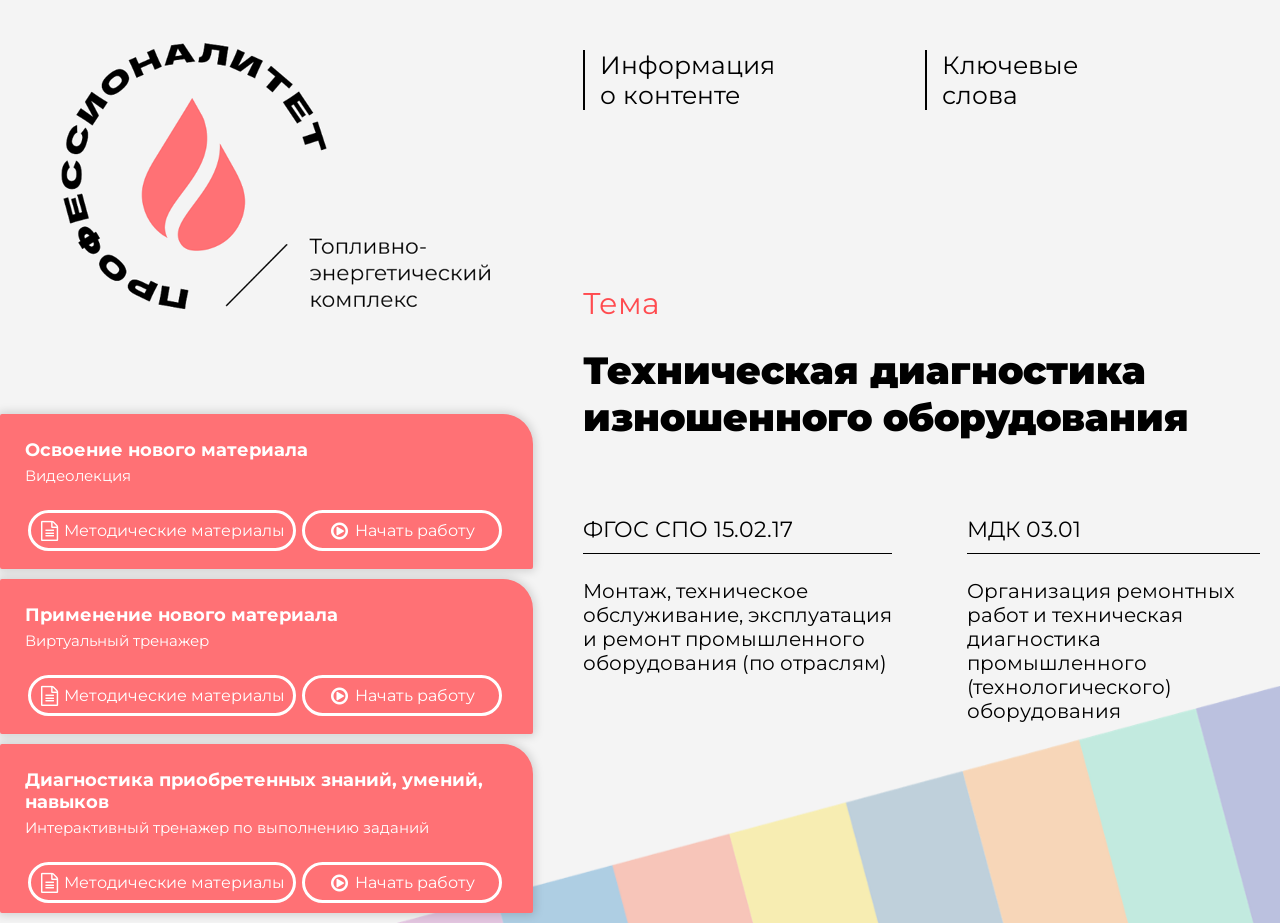
<file: index.html>
<!DOCTYPE html>
<html lang="en">
<head>
    <meta charset="UTF-8">
    <meta name="viewport" content="width=device-width, initial-scale=1.0">
    <script src="./data/data_main_p.js"></script>
    <script src="./scripts/main_page.js" defer></script>
    <title id="title_text_place"> </title>
    <link rel="stylesheet" href="https://cdnjs.cloudflare.com/ajax/libs/font-awesome/4.7.0/css/font-awesome.css" integrity="sha512-5A8nwdMOWrSz20fDsjczgUidUBR8liPYU+WymTZP1lmY9G6Oc7HlZv156XqnsgNUzTyMefFTcsFH/tnJE/+xBg==" crossorigin="anonymous" referrerpolicy="no-referrer" />
    <link rel="stylesheet" href="./styles/style.css">
    <link rel="stylesheet" href="./styles/popup.css">
    <link type="Image/x-icon" href="./content/favicon.ico" rel="icon">
</head>
<body class="main_viewport" id="#style-10">
    <div class="main_container">
        <img src="content/main_logo.png" alt="main_logo" class="main_logo1">
        <div class="left_side">
            <div class="main_logo">
                <img src="content/main_logo.png" alt="main_logo" class="main_logo2">
            </div>
            <div class="buttons_content">
                <div class="lern_new_material">
                    <div class="upper_side">
                        <p class="first_word">Освоение нового материала</p>
                        <p id="card_eom_1" class="second_word">Динамическая инфографика</p>
                        <div class="bottom_side">
                            <div class="btn_metod_mat">
                                <a href="#popup3" class="link_metod_mat"><i class="fa fa-file-text-o" aria-hidden="true"></i>
                                    Методические материалы
                                </a>
                            </div>
                            <div class="btn_metod_mat">
                                <a href="./pages/eom_1_unit/index.html" class="link_metod_mat"><i class="fa fa-play-circle-o" aria-hidden="true"></i>
                                    Начать работу
                                </a>
                            </div>
                        </div>
                    </div>
                </div>
                <div class="practic_new_material">
                    <div class="upper_side">
                        <p class="first_word">Применение нового материала</p>
                        <p class="second_word">Виртуальный тренажер</p>
                        <div class="bottom_side">
                            <div class="btn_metod_mat">
                                <a href="#popup4" class="link_metod_mat"><i class="fa fa-file-text-o" aria-hidden="true"></i>
                                    Методические материалы
                                </a>
                            </div>
                            <div class="btn_metod_mat">
                                <a href="./pages/eom_2_unit/index.html" class="link_metod_mat"><i class="fa fa-play-circle-o" aria-hidden="true"></i>
                                    Начать работу
                                </a>
                            </div>
                        </div>
                    </div>
                </div>
                <div class="test_new_material">
                    <div class="upper_side">
                        <p class="first_word">Диагностика приобретенных знаний, умений, навыков</p>
                        <p id="card_eom_3" class="second_word">Интерактивная мини-игра</p>
                        <div class="bottom_side">
                            <div class="btn_metod_mat">
                                <a href="#popup5" class="link_metod_mat"><i class="fa fa-file-text-o" aria-hidden="true"></i>
                                    Методические материалы
                                </a>
                            </div>
                            <div class="btn_metod_mat">
                                <a id="eom_3_ref" href="./pages/eom_3_unit/index.html" class="link_metod_mat"><i class="fa fa-play-circle-o" aria-hidden="true"></i>
                                    Начать работу
                                </a>
                            </div>
                        </div>
                    </div>
                </div>
            </div>
        </div>
        <div class="right_side">
            <div id="upper_right2" class="upper_right">
                <div class="content_info">
                    <a href="#popup1" class="link_content_info">Информация <br>о контенте</br></a>
                </div>
                <div class="key_word">
                    <a href="#popup2" class="link_key_word">Ключевые <br>слова</br></a>
                </div>
            </div>
            <div class="center_right">
                <p class="theme">Тема</p>
                <p class="main_content_name"> 

                </p>
            </div>
            <div class="bottom_right">
                <div class="fgos_and_mdk">
                    <div>
                        <h5 class="fgos">ФГОС СПО <span id="fgos_number"> </span></h5>
                        <p class="fgos_text" id="fgos_text_place">
                            
                        </p>
                    </div>
                    <div>
                        <h5 class="mdk">МДК <span id="mdk_number"> </span></h5>
                        <p class="mdk_text" id="mdk_text_place">
                            
                        </p>
                    </div>
                </div>
            </div>
        </div>
    </div>
    <div id="popup1" class="popup">
        <div class="popup_body">
            <div class="popup_content">
                <div class="popup_header">
                    <h3>Информация о контенте</h3>
                    <a href="#" class="close_popup"><i class="fa fa-times-circle fa-2xl" aria-hidden="true"></i></a>
                </div>
                <div class="popup_text" id="popup_text_1">
                    <h3 class="popup_content_header">ФГОС СПО</h3>
                    <p class="popup_tex_content"></p>
                    <h3 class="popup_content_header">ПОП Профессионалитета</h3>
                    <p class="popup_tex_content"></p>
                    <h3 class="popup_content_header">Профессиональный модуль</h3>
                    <p class="popup_tex_content"></p>
                    <h3 class="popup_content_header">МДК</h3>
                    <p class="popup_tex_content"></p>
                    <h3 class="popup_content_header">Раздел</h3>
                    <p class="popup_tex_content"></p>
                    <h3 class="popup_content_header">Тема</h3>
                    <p class="popup_tex_content"></p>
                </div>
            </div>
        </div>
    </div>
    <div id="popup2" class="popup">
        <div class="popup_body">
            <div class="popup_content">
                <div class="popup_header">
                    <h3>Ключевые слова</h3>
                    <a href="#" class="close_popup"><i class="fa fa-times-circle fa-2xl" aria-hidden="true"></i></a>
                </div>
                <div class="popup_text" id="popup_text_2">

                </div>
            </div>
        </div>
    </div>
    <div id="popup3" class="popup">
        <div class="popup_body">
            <div class="popup_content">
                <div class="popup_header">
                    <h3>  </h3>
                    <a href="#" class="close_popup"><i class="fa fa-times-circle fa-2xl" aria-hidden="true"></i></a>
                </div>
                <div class="popup_text methods" id="popup_text_3">
                </div>
            </div>
        </div>
    </div>
    <div id="popup4" class="popup">
        <div class="popup_body">
            <div class="popup_content">
                <div class="popup_header">
                    <h3> </h3>
                    <a href="#" class="close_popup"><i class="fa fa-times-circle fa-2xl" aria-hidden="true"></i></a>
                </div>
                <div class="popup_text methods" id="popup_text_4">

                </div>
            </div>
        </div>
    </div>
    <div id="popup5" class="popup">
        <div class="popup_body">
            <div class="popup_content">
                <div class="popup_header">
                    <h3>  </h3>
                    <a href="#" class="close_popup"><i class="fa fa-times-circle fa-2xl" aria-hidden="true"></i></a>
                </div>
                <div class="popup_text methods" id="popup_text_5">

                </div>
            </div>
        </div>
    </div>
</body>
</html>
</file>
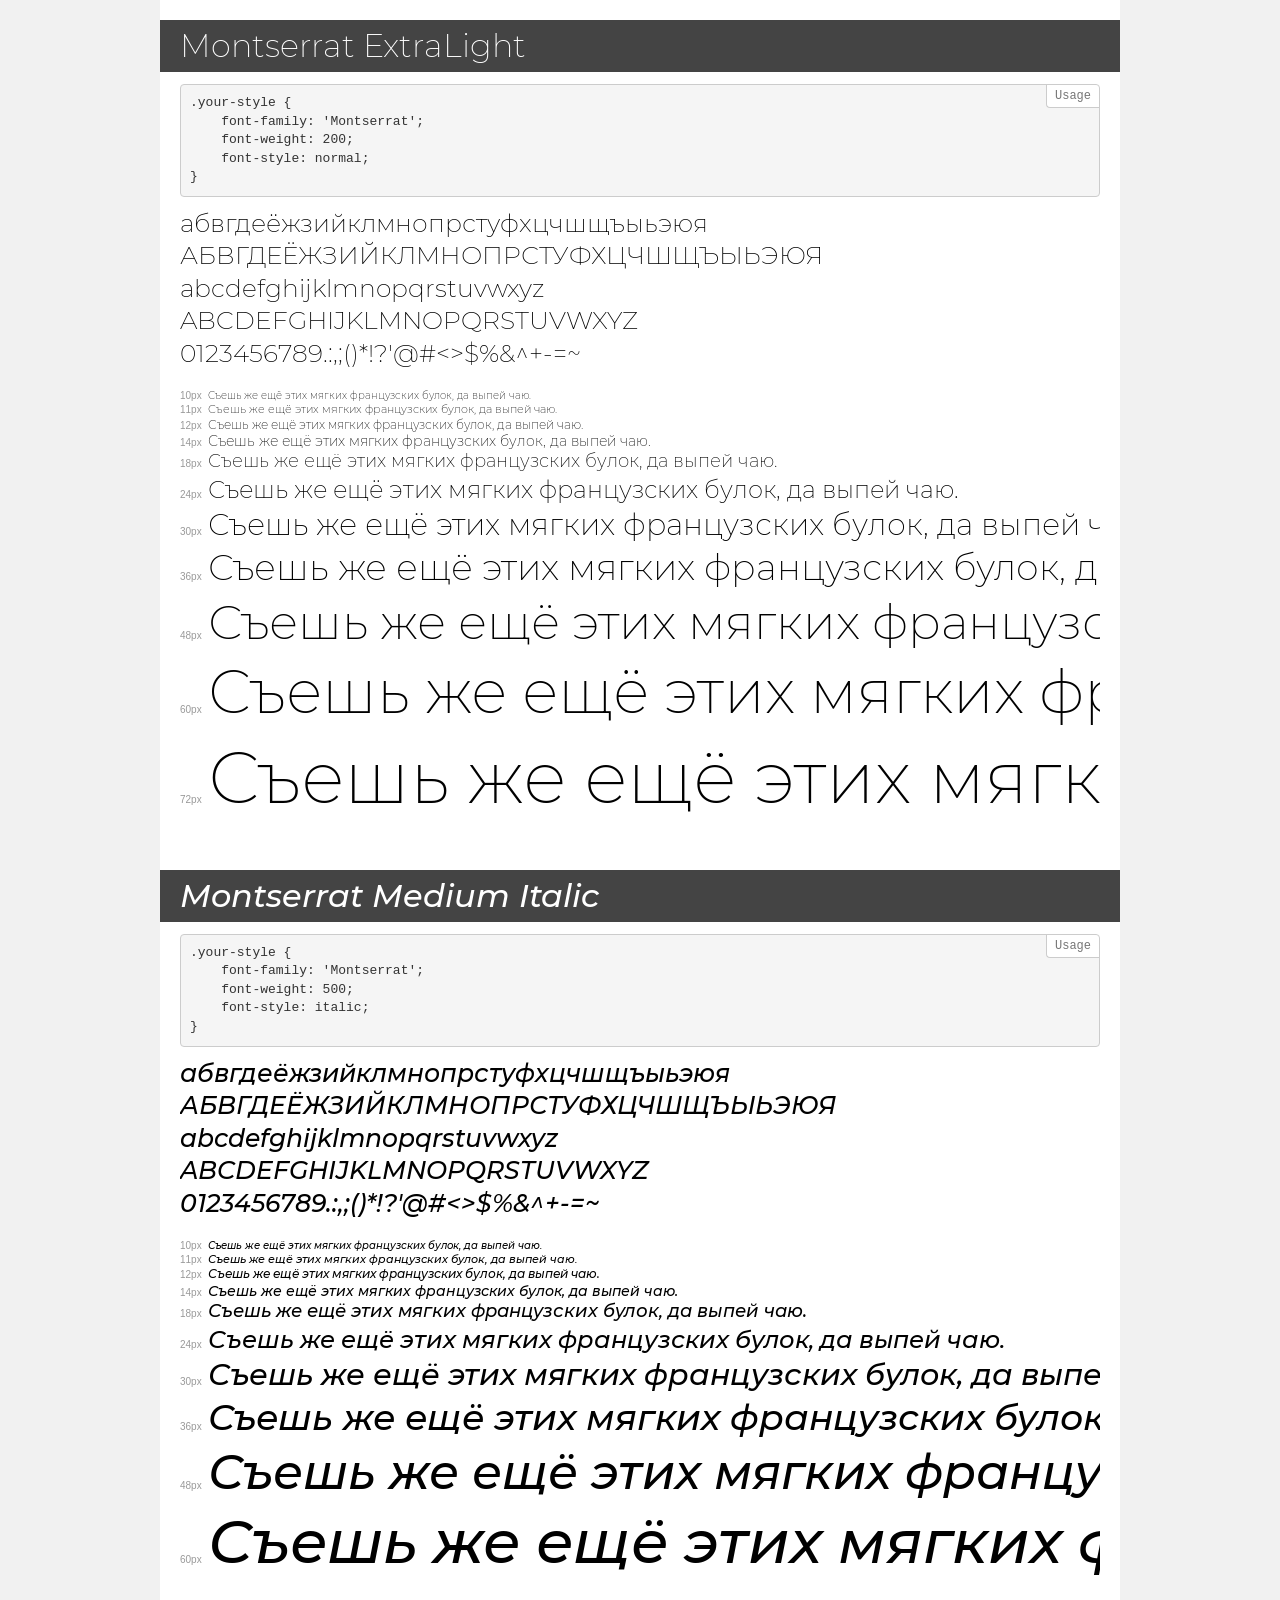
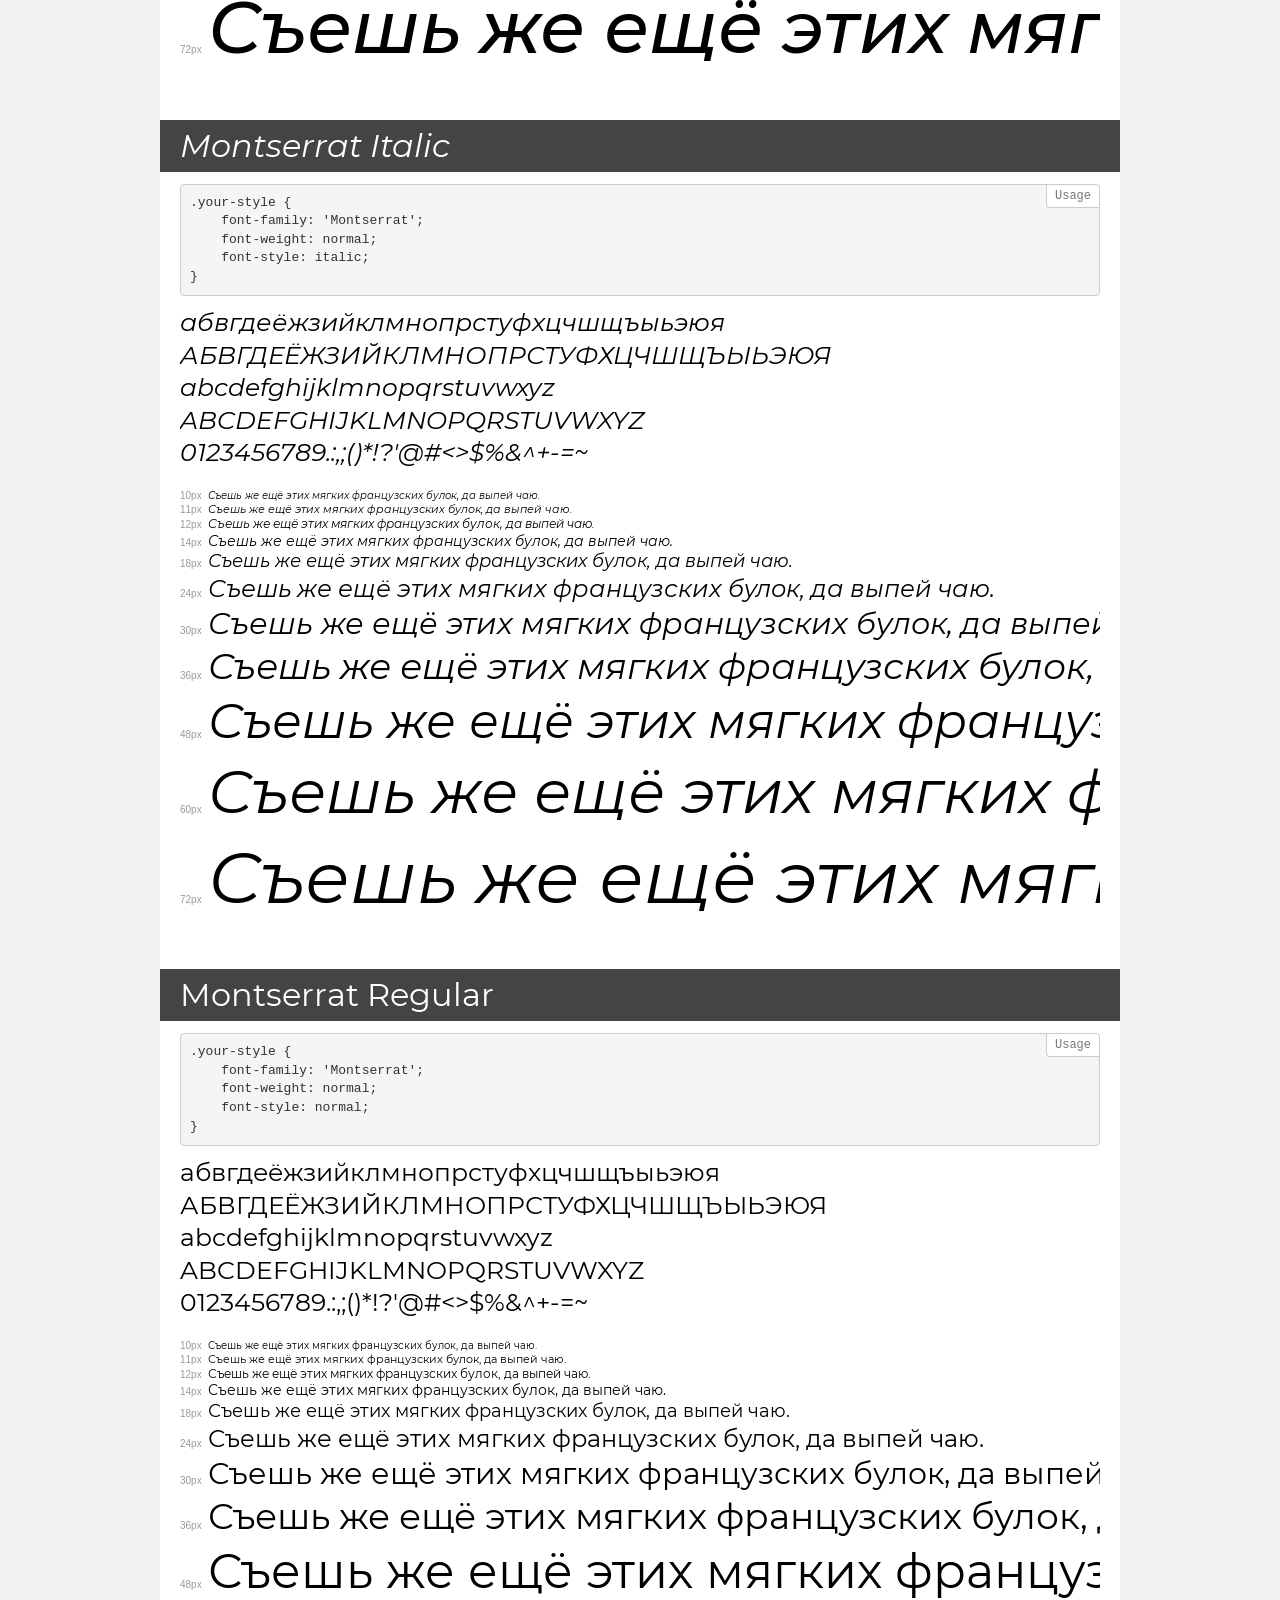
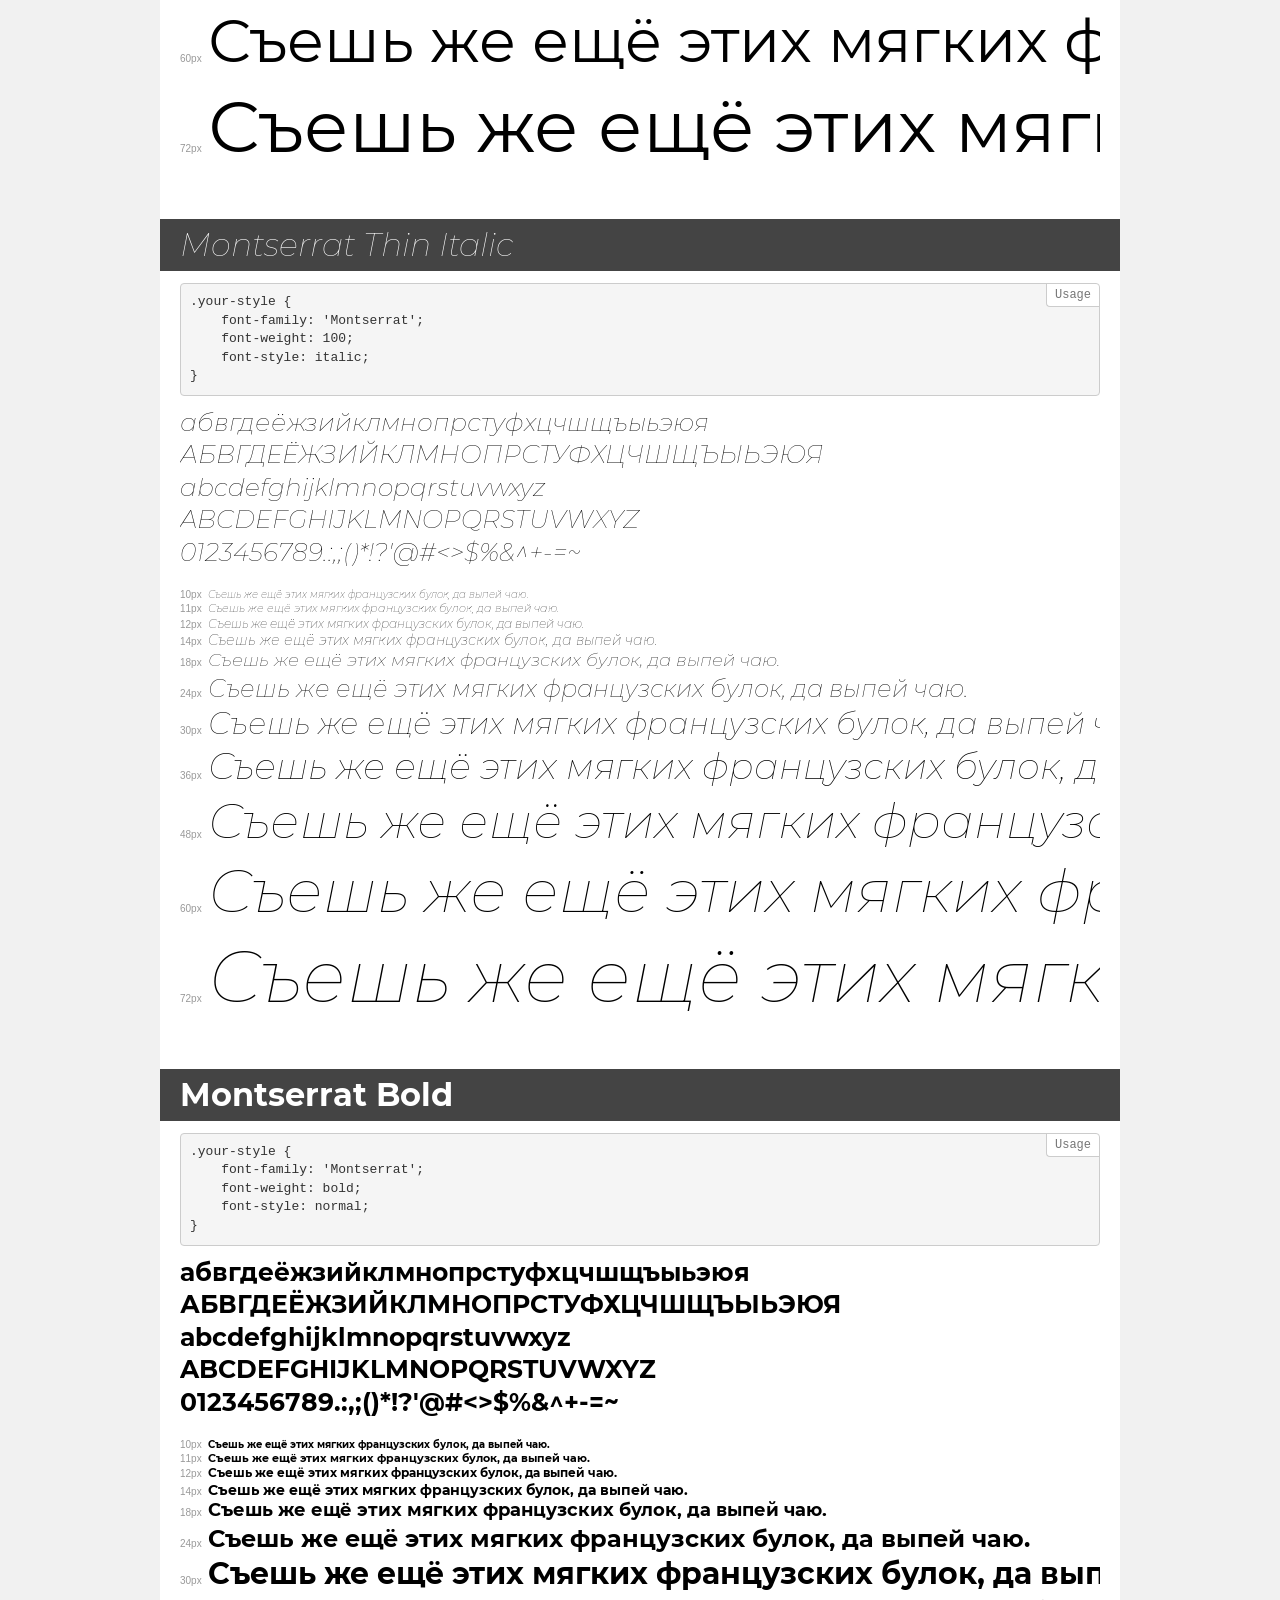
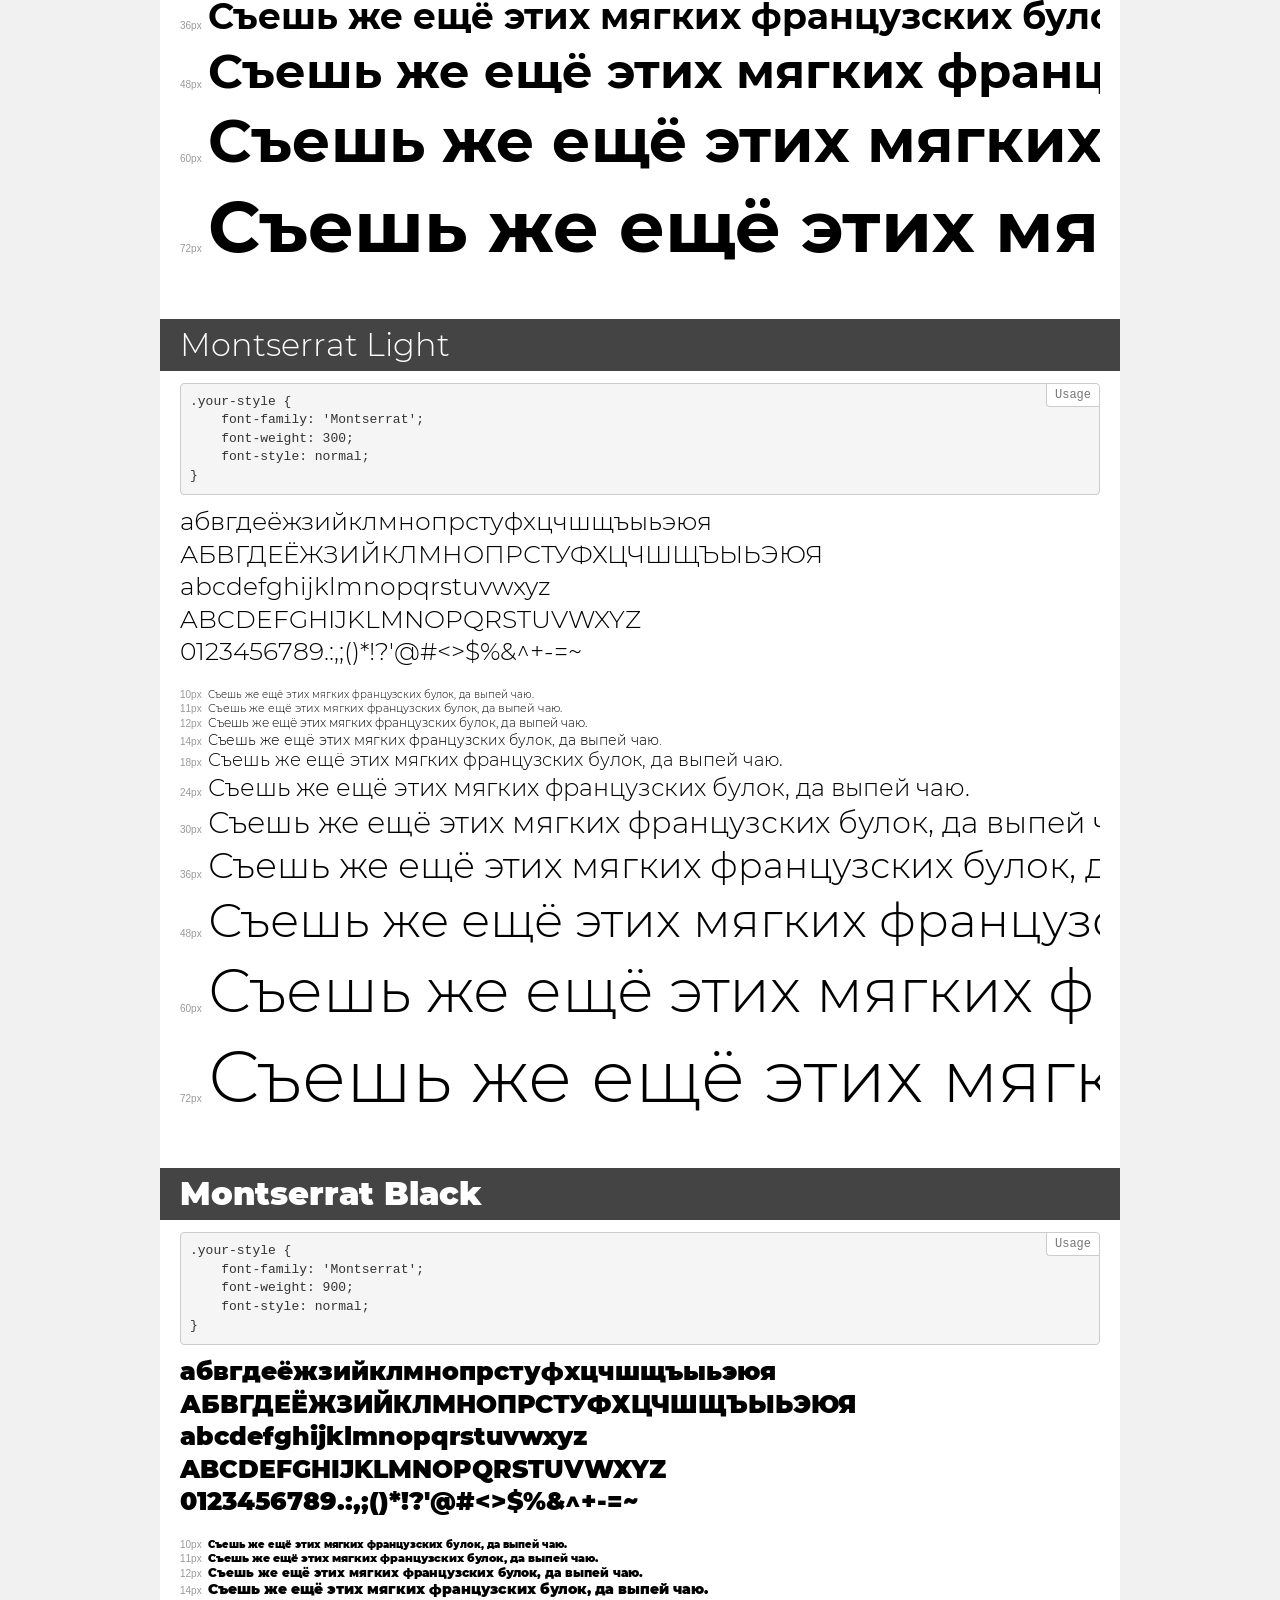
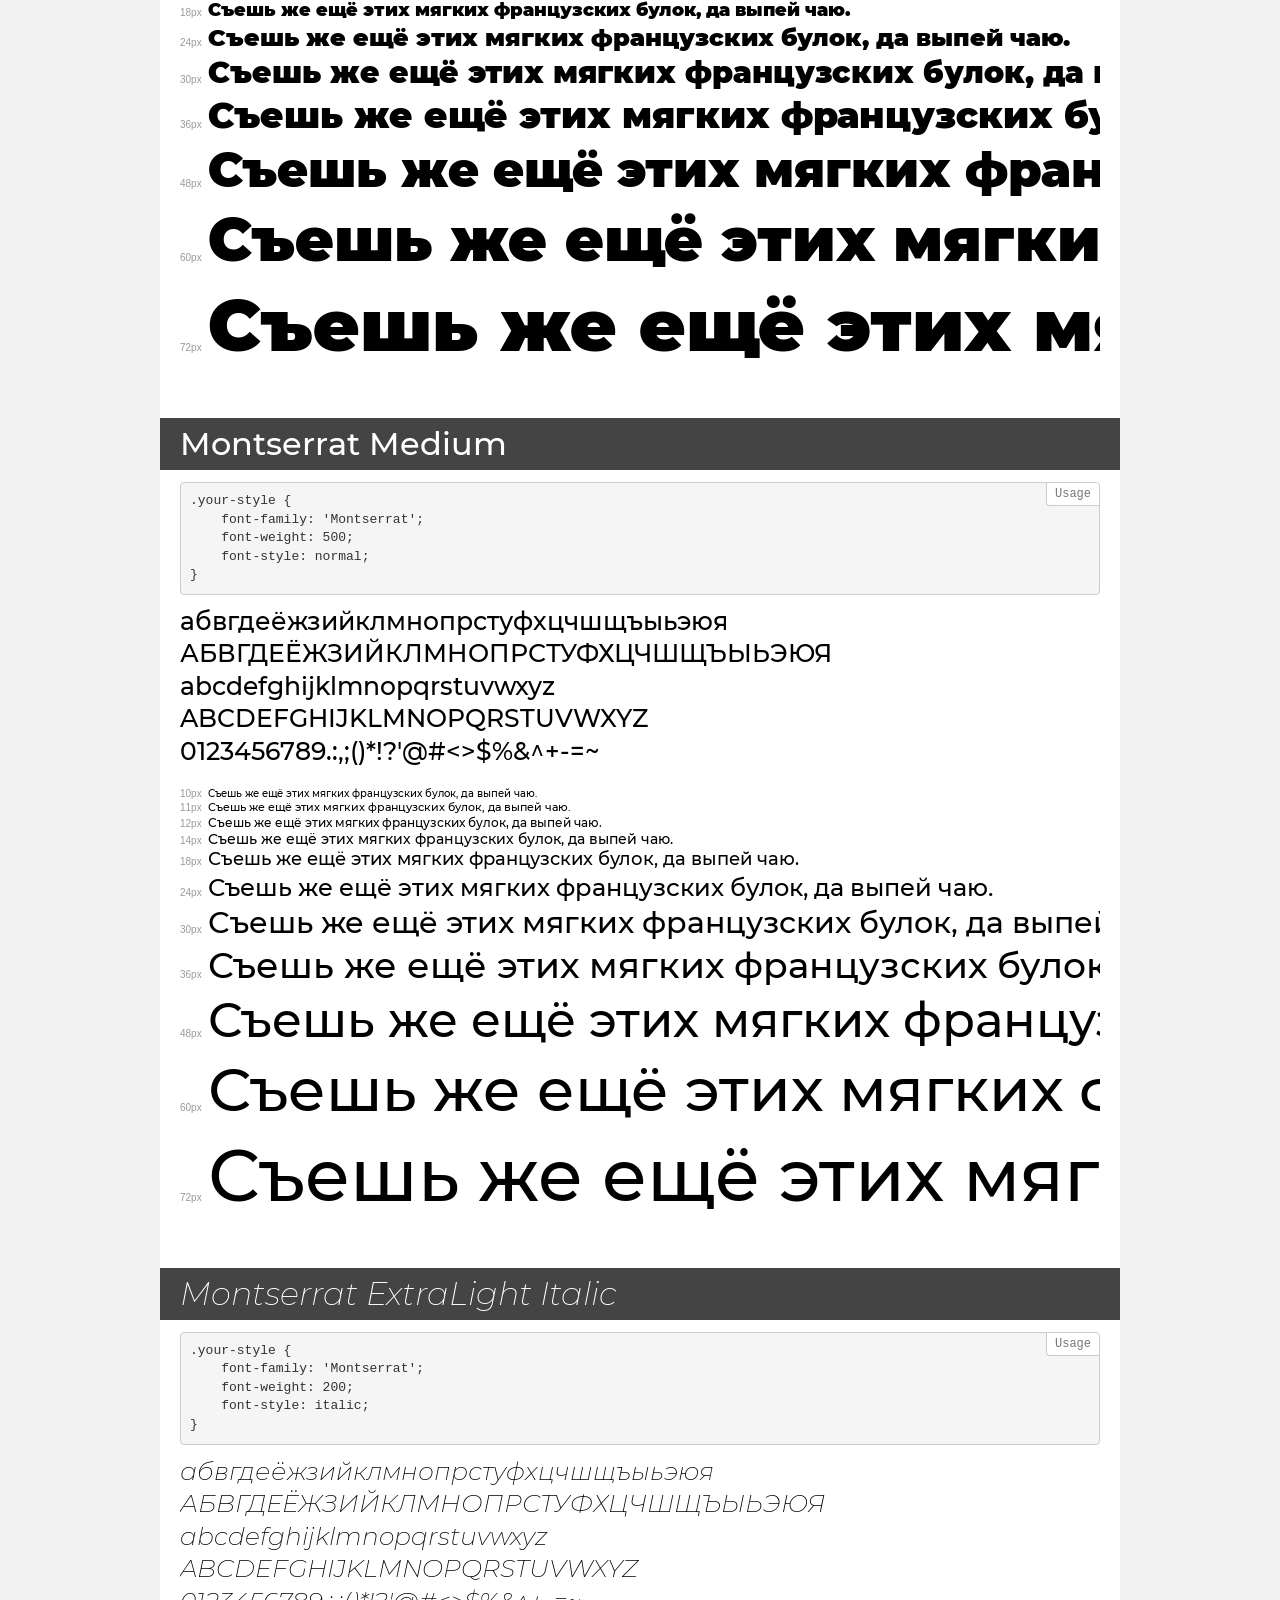
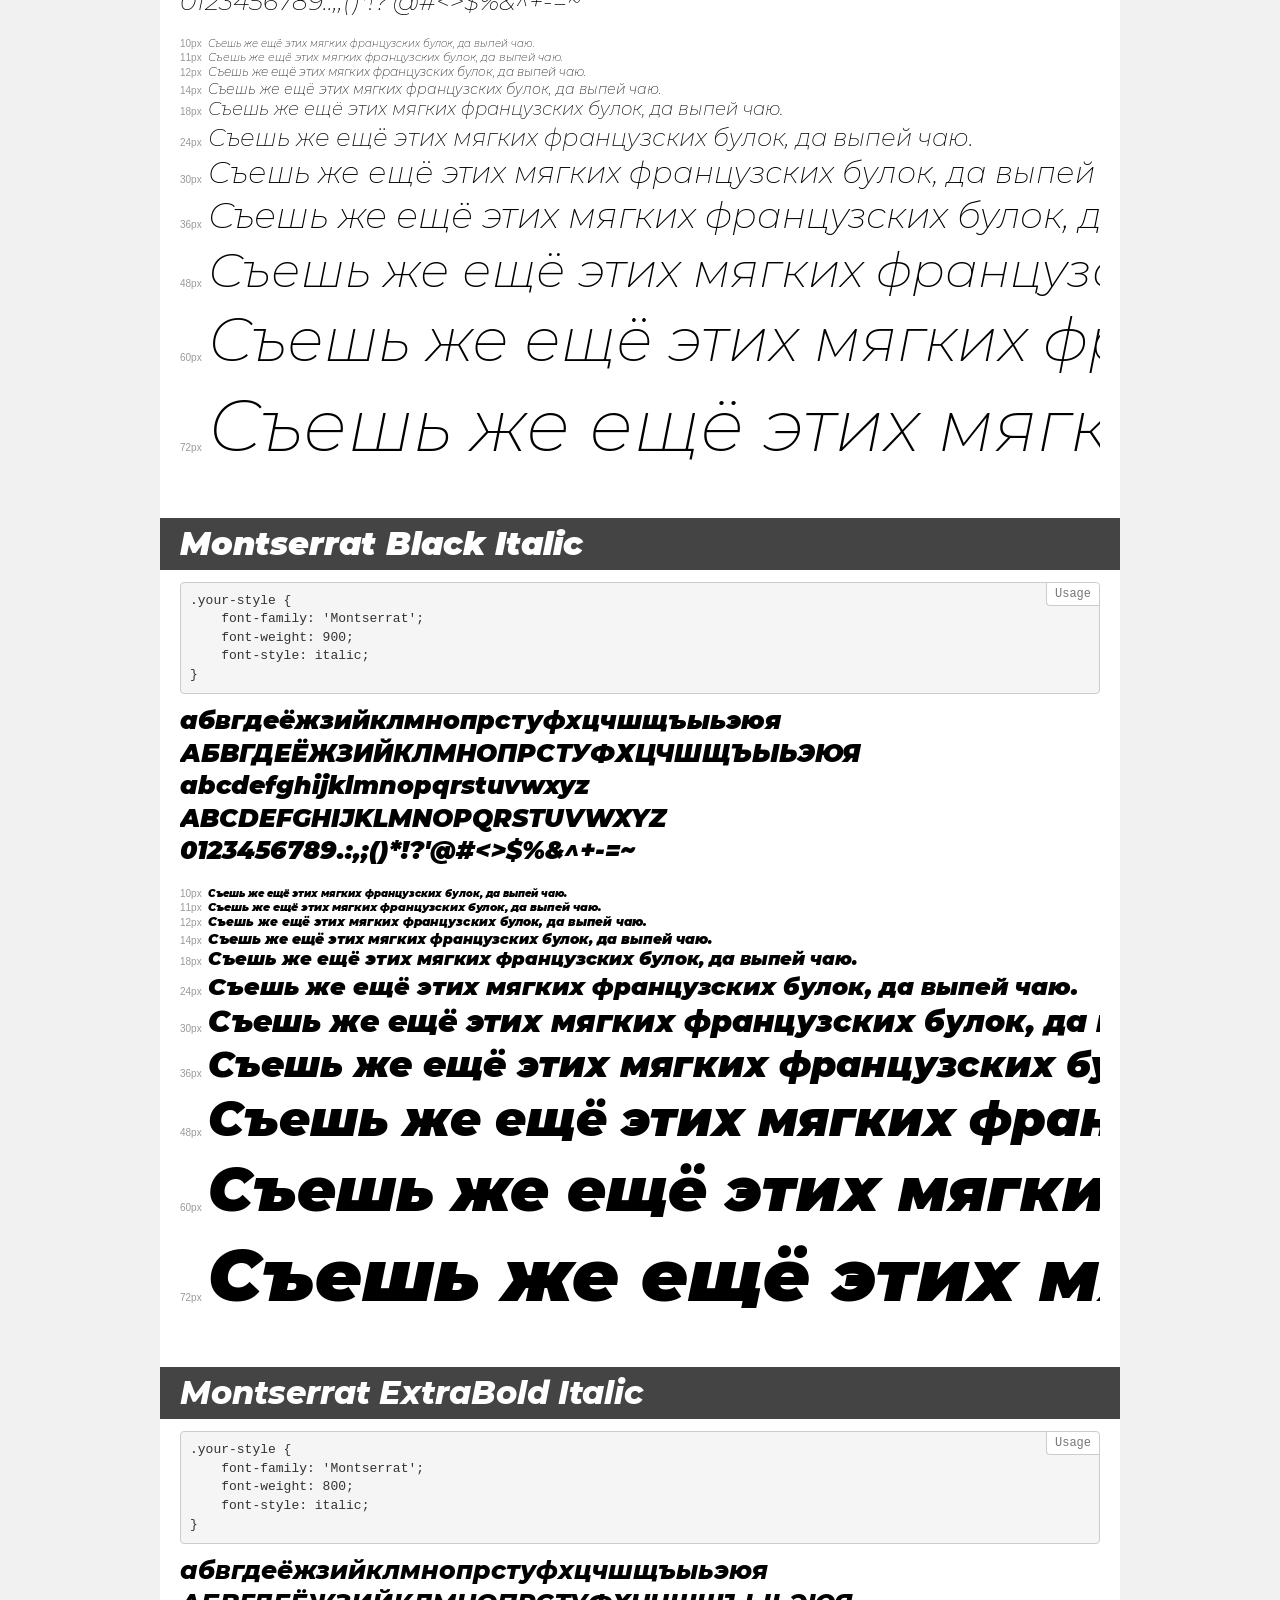
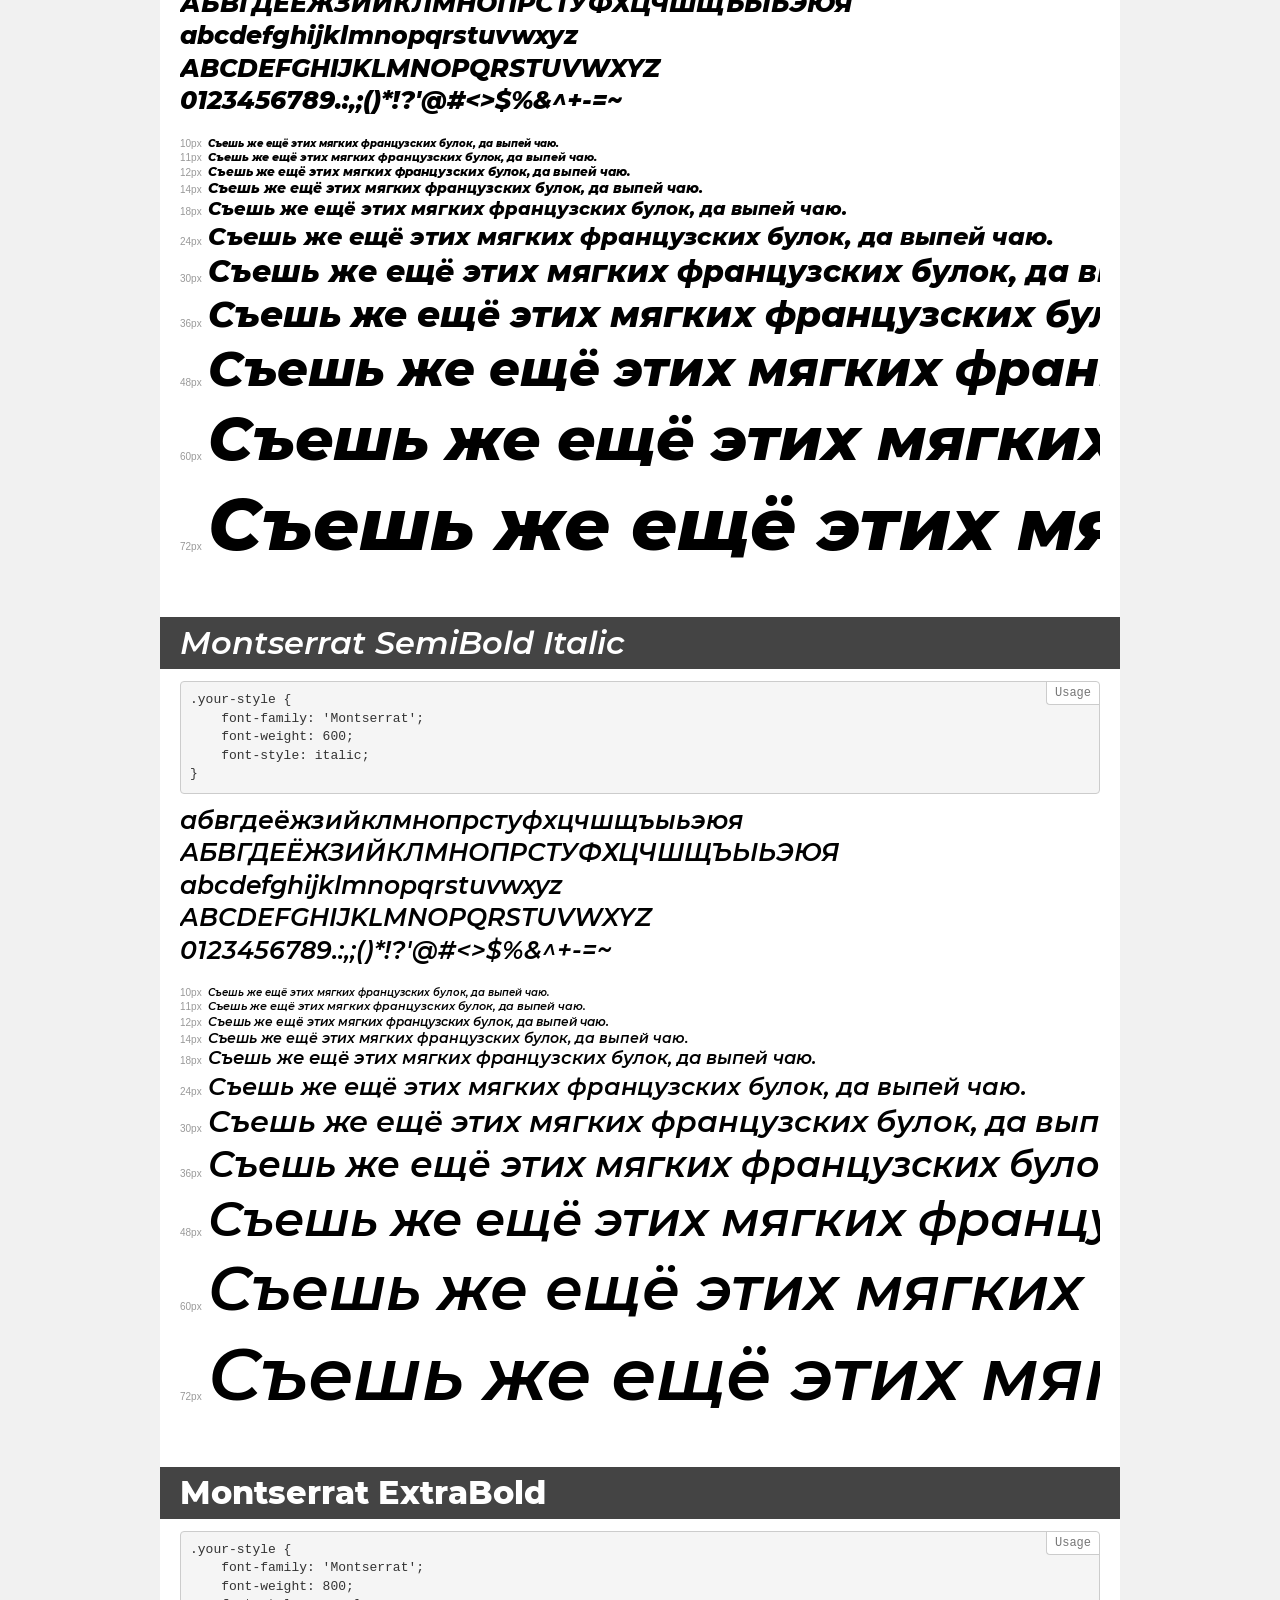
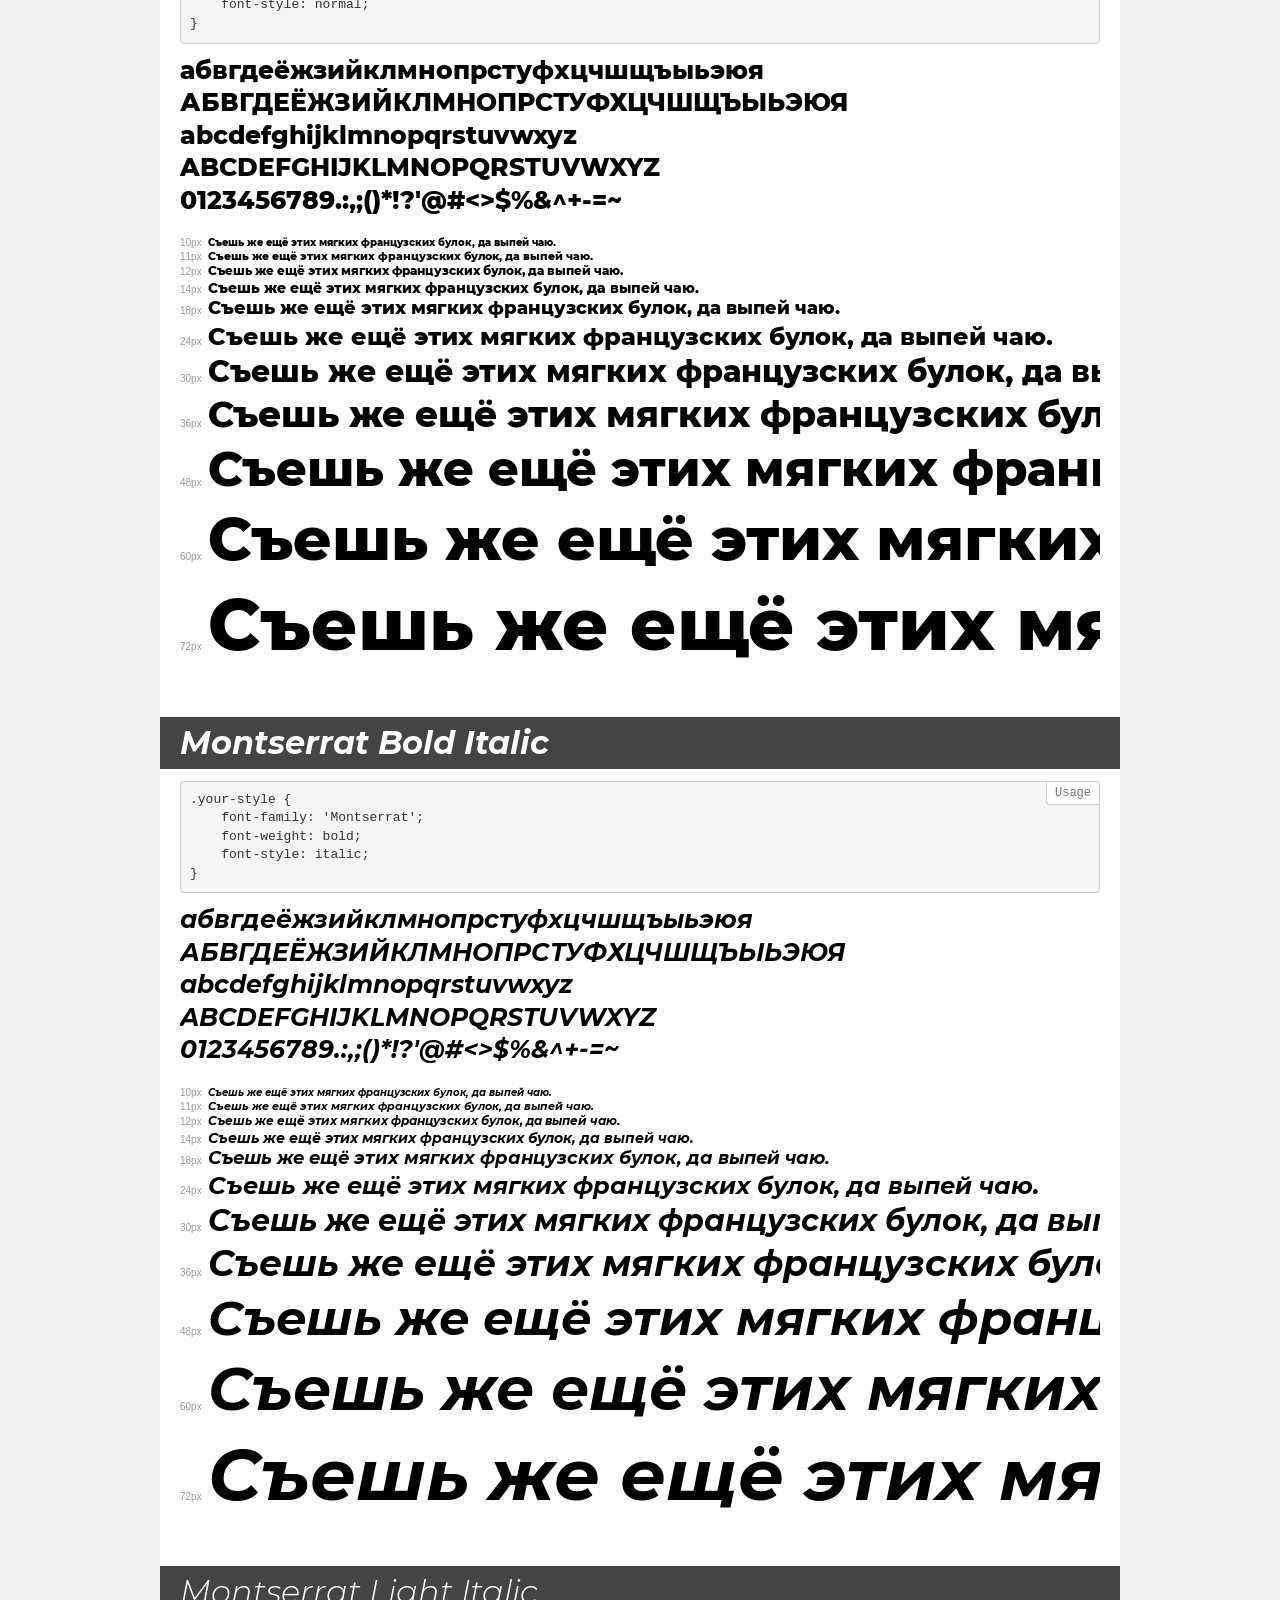
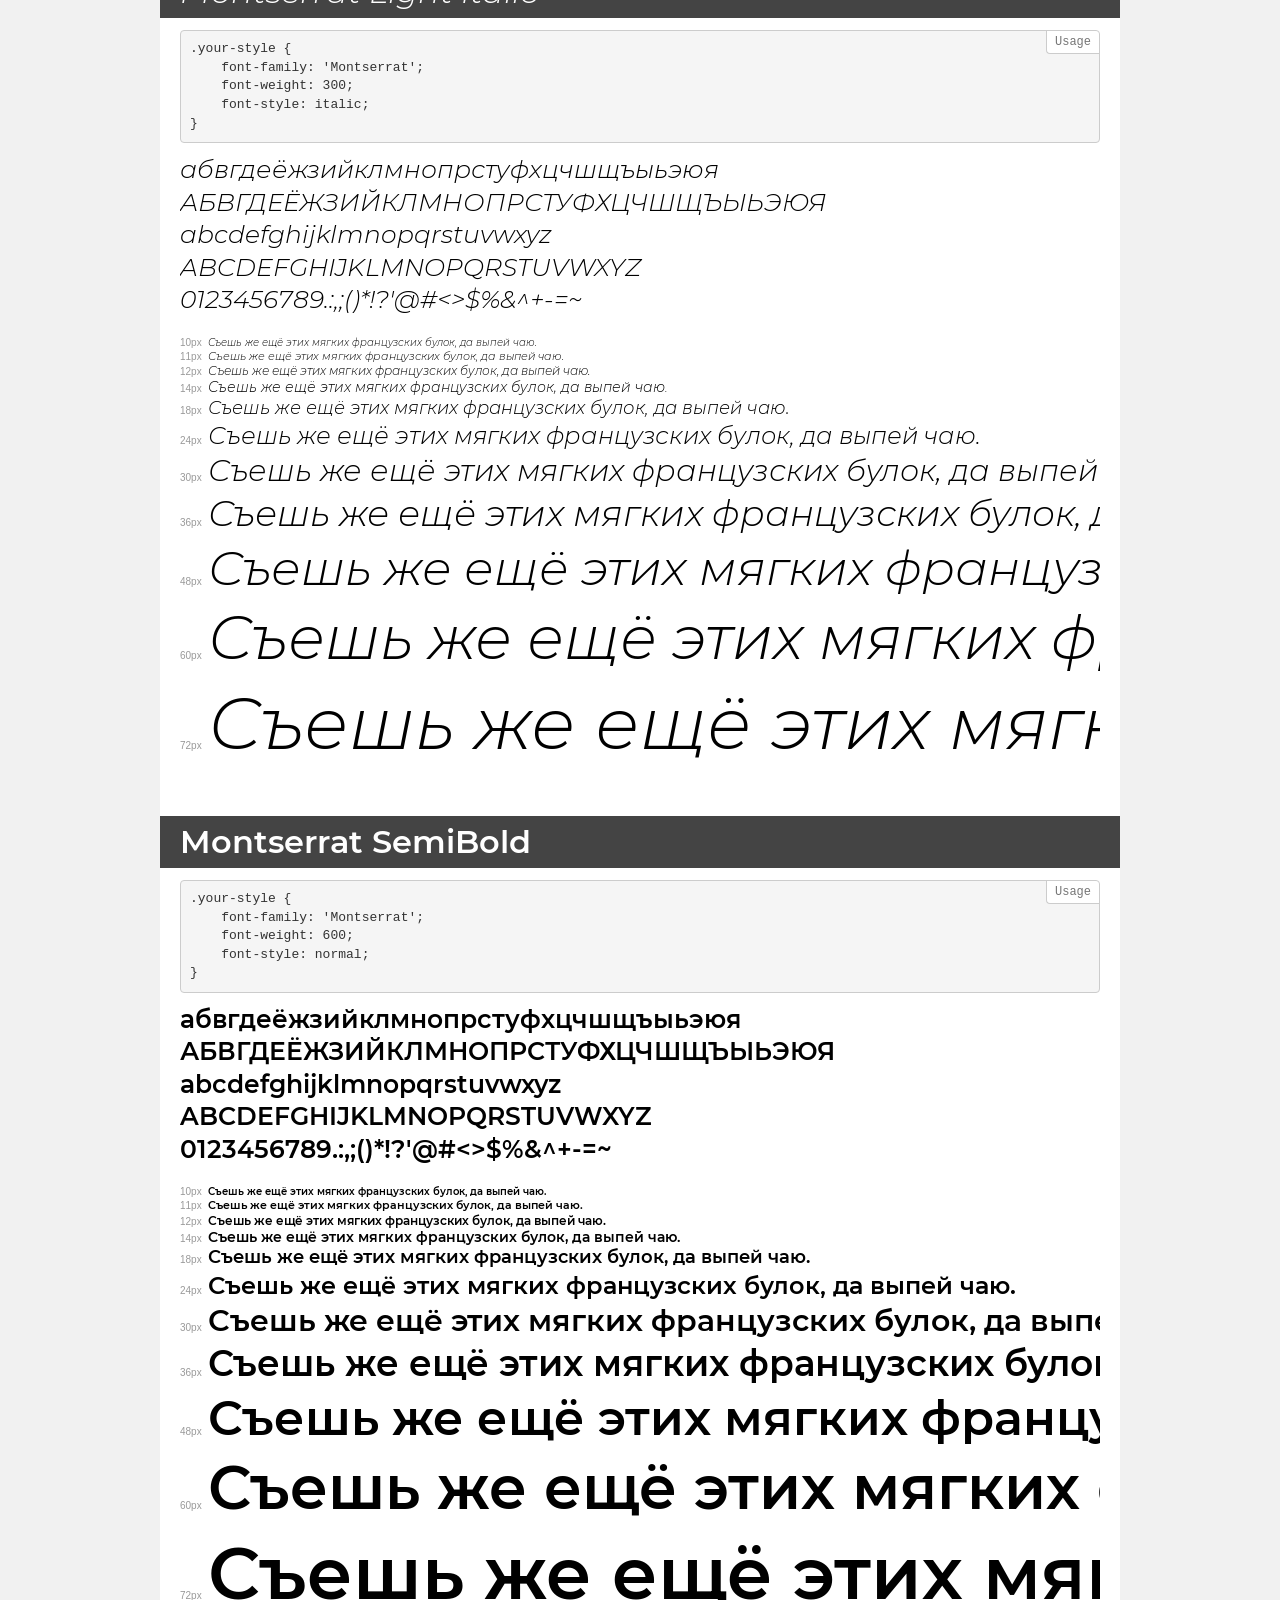
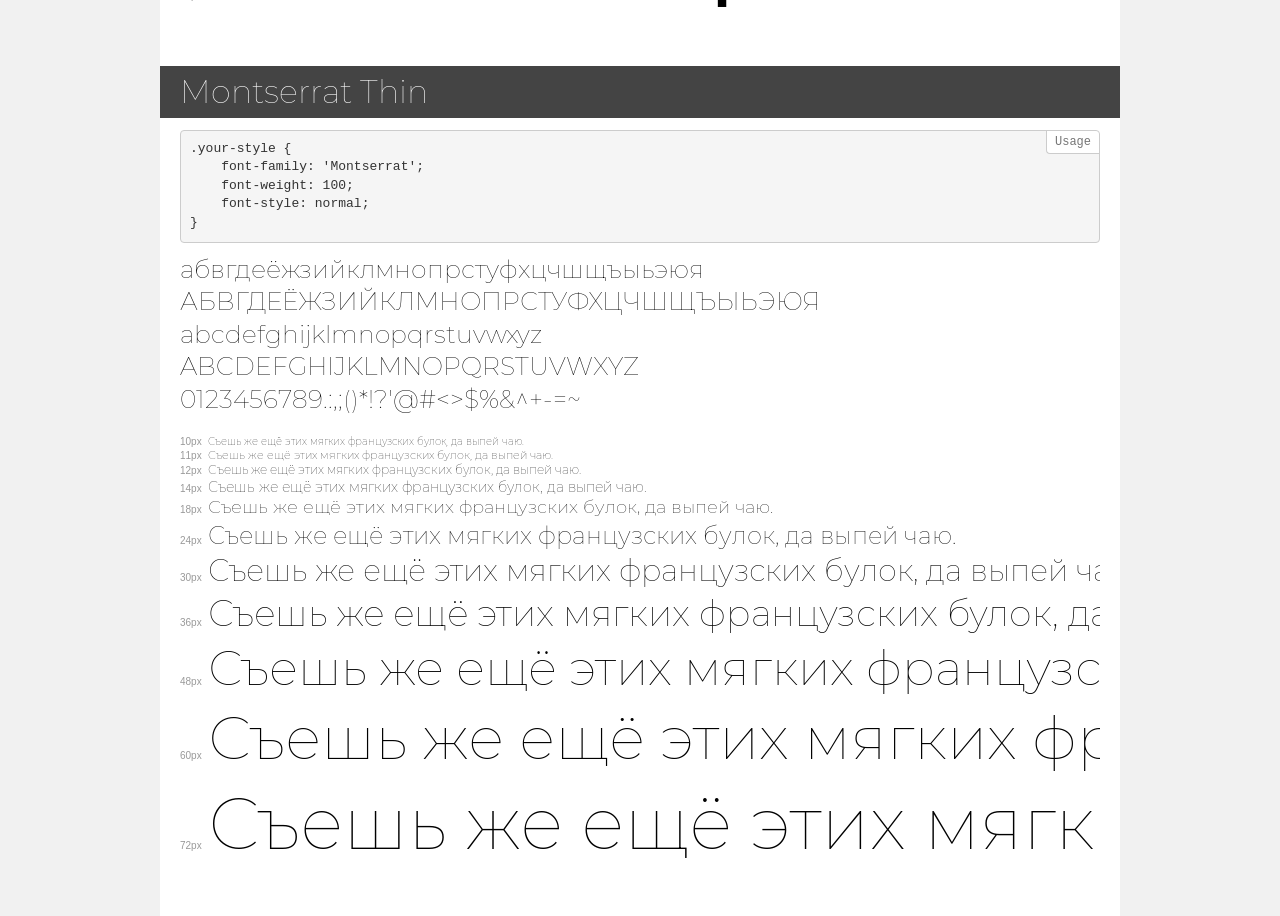
<file: styles/fonts/demo.html>
<!DOCTYPE html>
<html>
<head>
    <meta charset="utf-8">
    <meta http-equiv="X-UA-Compatible" content="IE=edge">
    <meta name="viewport" content="width=device-width, initial-scale=1">
    <meta name="robots" content="noindex, noarchive">
    <meta name="format-detection" content="telephone=no">
    <title>Transfonter demo</title>
    <link href="stylesheet.css" rel="stylesheet">
    <style>
        /*
        http://meyerweb.com/eric/tools/css/reset/
        v2.0 | 20110126
        License: none (public domain)
        */
        html, body, div, span, applet, object, iframe,
        h1, h2, h3, h4, h5, h6, p, blockquote, pre,
        a, abbr, acronym, address, big, cite, code,
        del, dfn, em, img, ins, kbd, q, s, samp,
        small, strike, strong, sub, sup, tt, var,
        b, u, i, center,
        dl, dt, dd, ol, ul, li,
        fieldset, form, label, legend,
        table, caption, tbody, tfoot, thead, tr, th, td,
        article, aside, canvas, details, embed,
        figure, figcaption, footer, header, hgroup,
        menu, nav, output, ruby, section, summary,
        time, mark, audio, video {
            margin: 0;
            padding: 0;
            border: 0;
            font-size: 100%;
            font: inherit;
            vertical-align: baseline;
        }
        /* HTML5 display-role reset for older browsers */
        article, aside, details, figcaption, figure,
        footer, header, hgroup, menu, nav, section {
            display: block;
        }
        body {
            line-height: 1;
        }
        ol, ul {
            list-style: none;
        }
        blockquote, q {
            quotes: none;
        }
        blockquote:before, blockquote:after,
        q:before, q:after {
            content: '';
            content: none;
        }
        table {
            border-collapse: collapse;
            border-spacing: 0;
        }
        /* common styles */
        body {
            background: #f1f1f1;
            color: #000;
        }
        .page {
            background: #fff;
            width: 920px;
            margin: 0 auto;
            padding: 20px 20px 0 20px;
            overflow: hidden;
        }
        .font-container {
            overflow-x: auto;
            overflow-y: hidden;
            margin-bottom: 40px;
            line-height: 1.3;
            white-space: nowrap;
            padding-bottom: 5px;
        }
        h1 {
            position: relative;
            background: #444;
            font-size: 32px;
            color: #fff;
            padding: 10px 20px;
            margin: 0 -20px 12px -20px;
        }
        .letters {
            font-size: 25px;
            margin-bottom: 20px;
        }
        .s10:before {
            content: '10px';
        }
        .s11:before {
            content: '11px';
        }
        .s12:before {
            content: '12px';
        }
        .s14:before {
            content: '14px';
        }
        .s18:before {
            content: '18px';
        }
        .s24:before {
            content: '24px';
        }
        .s30:before {
            content: '30px';
        }
        .s36:before {
            content: '36px';
        }
        .s48:before {
            content: '48px';
        }
        .s60:before {
            content: '60px';
        }
        .s72:before {
            content: '72px';
        }
        .s10:before, .s11:before, .s12:before, .s14:before,
        .s18:before, .s24:before, .s30:before, .s36:before,
        .s48:before, .s60:before, .s72:before {
            font-family: Arial, sans-serif;
            font-size: 10px;
            font-weight: normal;
            font-style: normal;
            color: #999;
            padding-right: 6px;
        }
        pre {
            display: block;
            position: relative;
            padding: 9px;
            margin: 0 0 10px;
            font-family: Monaco, Menlo, Consolas, "Courier New", monospace !important;
            font-size: 13px;
            line-height: 1.428571429;
            color: #333;
            font-weight: normal !important;
            font-style: normal !important;
            background-color: #f5f5f5;
            border: 1px solid #ccc;
            overflow-x: auto;
            border-radius: 4px;
        }
        pre:after {
            display: block;
            position: absolute;
            right: 0;
            top: 0;
            content: 'Usage';
            line-height: 1;
            padding: 5px 8px;
            font-size: 12px;
            color: #767676;
            background-color: #fff;
            border: 1px solid #ccc;
            border-right: none;
            border-top: none;
            border-radius: 0 4px 0 4px;
            z-index: 10;
        }
        /* responsive */
        @media (max-width: 959px) {
            .page {
                width: auto;
                margin: 0;
            }
        }
    </style>
</head>
<body>
<div class="page">
    <div class="demo" style="font-family: 'Montserrat'; font-weight: 200; font-style: normal;">
        <h1>Montserrat ExtraLight</h1>
        <pre>.your-style {
    font-family: 'Montserrat';
    font-weight: 200;
    font-style: normal;
}</pre>
        <div class="font-container">
            <p class="letters">
                абвгдеёжзийклмнопрстуфхцчшщъыьэюя<br>
АБВГДЕЁЖЗИЙКЛМНОПРСТУФХЦЧШЩЪЫЬЭЮЯ<br>
abcdefghijklmnopqrstuvwxyz<br>
ABCDEFGHIJKLMNOPQRSTUVWXYZ<br>
                0123456789.:,;()*!?'@#<>$%&^+-=~
            </p>
            <p class="s10" style="font-size: 10px;">Съешь же ещё этих мягких французских булок, да выпей чаю.</p>
            <p class="s11" style="font-size: 11px;">Съешь же ещё этих мягких французских булок, да выпей чаю.</p>
            <p class="s12" style="font-size: 12px;">Съешь же ещё этих мягких французских булок, да выпей чаю.</p>
            <p class="s14" style="font-size: 14px;">Съешь же ещё этих мягких французских булок, да выпей чаю.</p>
            <p class="s18" style="font-size: 18px;">Съешь же ещё этих мягких французских булок, да выпей чаю.</p>
            <p class="s24" style="font-size: 24px;">Съешь же ещё этих мягких французских булок, да выпей чаю.</p>
            <p class="s30" style="font-size: 30px;">Съешь же ещё этих мягких французских булок, да выпей чаю.</p>
            <p class="s36" style="font-size: 36px;">Съешь же ещё этих мягких французских булок, да выпей чаю.</p>
            <p class="s48" style="font-size: 48px;">Съешь же ещё этих мягких французских булок, да выпей чаю.</p>
            <p class="s60" style="font-size: 60px;">Съешь же ещё этих мягких французских булок, да выпей чаю.</p>
            <p class="s72" style="font-size: 72px;">Съешь же ещё этих мягких французских булок, да выпей чаю.</p>
        </div>
    </div>
    <div class="demo" style="font-family: 'Montserrat'; font-weight: 500; font-style: italic;">
        <h1>Montserrat Medium Italic</h1>
        <pre>.your-style {
    font-family: 'Montserrat';
    font-weight: 500;
    font-style: italic;
}</pre>
        <div class="font-container">
            <p class="letters">
                абвгдеёжзийклмнопрстуфхцчшщъыьэюя<br>
АБВГДЕЁЖЗИЙКЛМНОПРСТУФХЦЧШЩЪЫЬЭЮЯ<br>
abcdefghijklmnopqrstuvwxyz<br>
ABCDEFGHIJKLMNOPQRSTUVWXYZ<br>
                0123456789.:,;()*!?'@#<>$%&^+-=~
            </p>
            <p class="s10" style="font-size: 10px;">Съешь же ещё этих мягких французских булок, да выпей чаю.</p>
            <p class="s11" style="font-size: 11px;">Съешь же ещё этих мягких французских булок, да выпей чаю.</p>
            <p class="s12" style="font-size: 12px;">Съешь же ещё этих мягких французских булок, да выпей чаю.</p>
            <p class="s14" style="font-size: 14px;">Съешь же ещё этих мягких французских булок, да выпей чаю.</p>
            <p class="s18" style="font-size: 18px;">Съешь же ещё этих мягких французских булок, да выпей чаю.</p>
            <p class="s24" style="font-size: 24px;">Съешь же ещё этих мягких французских булок, да выпей чаю.</p>
            <p class="s30" style="font-size: 30px;">Съешь же ещё этих мягких французских булок, да выпей чаю.</p>
            <p class="s36" style="font-size: 36px;">Съешь же ещё этих мягких французских булок, да выпей чаю.</p>
            <p class="s48" style="font-size: 48px;">Съешь же ещё этих мягких французских булок, да выпей чаю.</p>
            <p class="s60" style="font-size: 60px;">Съешь же ещё этих мягких французских булок, да выпей чаю.</p>
            <p class="s72" style="font-size: 72px;">Съешь же ещё этих мягких французских булок, да выпей чаю.</p>
        </div>
    </div>
    <div class="demo" style="font-family: 'Montserrat'; font-weight: normal; font-style: italic;">
        <h1>Montserrat Italic</h1>
        <pre>.your-style {
    font-family: 'Montserrat';
    font-weight: normal;
    font-style: italic;
}</pre>
        <div class="font-container">
            <p class="letters">
                абвгдеёжзийклмнопрстуфхцчшщъыьэюя<br>
АБВГДЕЁЖЗИЙКЛМНОПРСТУФХЦЧШЩЪЫЬЭЮЯ<br>
abcdefghijklmnopqrstuvwxyz<br>
ABCDEFGHIJKLMNOPQRSTUVWXYZ<br>
                0123456789.:,;()*!?'@#<>$%&^+-=~
            </p>
            <p class="s10" style="font-size: 10px;">Съешь же ещё этих мягких французских булок, да выпей чаю.</p>
            <p class="s11" style="font-size: 11px;">Съешь же ещё этих мягких французских булок, да выпей чаю.</p>
            <p class="s12" style="font-size: 12px;">Съешь же ещё этих мягких французских булок, да выпей чаю.</p>
            <p class="s14" style="font-size: 14px;">Съешь же ещё этих мягких французских булок, да выпей чаю.</p>
            <p class="s18" style="font-size: 18px;">Съешь же ещё этих мягких французских булок, да выпей чаю.</p>
            <p class="s24" style="font-size: 24px;">Съешь же ещё этих мягких французских булок, да выпей чаю.</p>
            <p class="s30" style="font-size: 30px;">Съешь же ещё этих мягких французских булок, да выпей чаю.</p>
            <p class="s36" style="font-size: 36px;">Съешь же ещё этих мягких французских булок, да выпей чаю.</p>
            <p class="s48" style="font-size: 48px;">Съешь же ещё этих мягких французских булок, да выпей чаю.</p>
            <p class="s60" style="font-size: 60px;">Съешь же ещё этих мягких французских булок, да выпей чаю.</p>
            <p class="s72" style="font-size: 72px;">Съешь же ещё этих мягких французских булок, да выпей чаю.</p>
        </div>
    </div>
    <div class="demo" style="font-family: 'Montserrat'; font-weight: normal; font-style: normal;">
        <h1>Montserrat Regular</h1>
        <pre>.your-style {
    font-family: 'Montserrat';
    font-weight: normal;
    font-style: normal;
}</pre>
        <div class="font-container">
            <p class="letters">
                абвгдеёжзийклмнопрстуфхцчшщъыьэюя<br>
АБВГДЕЁЖЗИЙКЛМНОПРСТУФХЦЧШЩЪЫЬЭЮЯ<br>
abcdefghijklmnopqrstuvwxyz<br>
ABCDEFGHIJKLMNOPQRSTUVWXYZ<br>
                0123456789.:,;()*!?'@#<>$%&^+-=~
            </p>
            <p class="s10" style="font-size: 10px;">Съешь же ещё этих мягких французских булок, да выпей чаю.</p>
            <p class="s11" style="font-size: 11px;">Съешь же ещё этих мягких французских булок, да выпей чаю.</p>
            <p class="s12" style="font-size: 12px;">Съешь же ещё этих мягких французских булок, да выпей чаю.</p>
            <p class="s14" style="font-size: 14px;">Съешь же ещё этих мягких французских булок, да выпей чаю.</p>
            <p class="s18" style="font-size: 18px;">Съешь же ещё этих мягких французских булок, да выпей чаю.</p>
            <p class="s24" style="font-size: 24px;">Съешь же ещё этих мягких французских булок, да выпей чаю.</p>
            <p class="s30" style="font-size: 30px;">Съешь же ещё этих мягких французских булок, да выпей чаю.</p>
            <p class="s36" style="font-size: 36px;">Съешь же ещё этих мягких французских булок, да выпей чаю.</p>
            <p class="s48" style="font-size: 48px;">Съешь же ещё этих мягких французских булок, да выпей чаю.</p>
            <p class="s60" style="font-size: 60px;">Съешь же ещё этих мягких французских булок, да выпей чаю.</p>
            <p class="s72" style="font-size: 72px;">Съешь же ещё этих мягких французских булок, да выпей чаю.</p>
        </div>
    </div>
    <div class="demo" style="font-family: 'Montserrat'; font-weight: 100; font-style: italic;">
        <h1>Montserrat Thin Italic</h1>
        <pre>.your-style {
    font-family: 'Montserrat';
    font-weight: 100;
    font-style: italic;
}</pre>
        <div class="font-container">
            <p class="letters">
                абвгдеёжзийклмнопрстуфхцчшщъыьэюя<br>
АБВГДЕЁЖЗИЙКЛМНОПРСТУФХЦЧШЩЪЫЬЭЮЯ<br>
abcdefghijklmnopqrstuvwxyz<br>
ABCDEFGHIJKLMNOPQRSTUVWXYZ<br>
                0123456789.:,;()*!?'@#<>$%&^+-=~
            </p>
            <p class="s10" style="font-size: 10px;">Съешь же ещё этих мягких французских булок, да выпей чаю.</p>
            <p class="s11" style="font-size: 11px;">Съешь же ещё этих мягких французских булок, да выпей чаю.</p>
            <p class="s12" style="font-size: 12px;">Съешь же ещё этих мягких французских булок, да выпей чаю.</p>
            <p class="s14" style="font-size: 14px;">Съешь же ещё этих мягких французских булок, да выпей чаю.</p>
            <p class="s18" style="font-size: 18px;">Съешь же ещё этих мягких французских булок, да выпей чаю.</p>
            <p class="s24" style="font-size: 24px;">Съешь же ещё этих мягких французских булок, да выпей чаю.</p>
            <p class="s30" style="font-size: 30px;">Съешь же ещё этих мягких французских булок, да выпей чаю.</p>
            <p class="s36" style="font-size: 36px;">Съешь же ещё этих мягких французских булок, да выпей чаю.</p>
            <p class="s48" style="font-size: 48px;">Съешь же ещё этих мягких французских булок, да выпей чаю.</p>
            <p class="s60" style="font-size: 60px;">Съешь же ещё этих мягких французских булок, да выпей чаю.</p>
            <p class="s72" style="font-size: 72px;">Съешь же ещё этих мягких французских булок, да выпей чаю.</p>
        </div>
    </div>
    <div class="demo" style="font-family: 'Montserrat'; font-weight: bold; font-style: normal;">
        <h1>Montserrat Bold</h1>
        <pre>.your-style {
    font-family: 'Montserrat';
    font-weight: bold;
    font-style: normal;
}</pre>
        <div class="font-container">
            <p class="letters">
                абвгдеёжзийклмнопрстуфхцчшщъыьэюя<br>
АБВГДЕЁЖЗИЙКЛМНОПРСТУФХЦЧШЩЪЫЬЭЮЯ<br>
abcdefghijklmnopqrstuvwxyz<br>
ABCDEFGHIJKLMNOPQRSTUVWXYZ<br>
                0123456789.:,;()*!?'@#<>$%&^+-=~
            </p>
            <p class="s10" style="font-size: 10px;">Съешь же ещё этих мягких французских булок, да выпей чаю.</p>
            <p class="s11" style="font-size: 11px;">Съешь же ещё этих мягких французских булок, да выпей чаю.</p>
            <p class="s12" style="font-size: 12px;">Съешь же ещё этих мягких французских булок, да выпей чаю.</p>
            <p class="s14" style="font-size: 14px;">Съешь же ещё этих мягких французских булок, да выпей чаю.</p>
            <p class="s18" style="font-size: 18px;">Съешь же ещё этих мягких французских булок, да выпей чаю.</p>
            <p class="s24" style="font-size: 24px;">Съешь же ещё этих мягких французских булок, да выпей чаю.</p>
            <p class="s30" style="font-size: 30px;">Съешь же ещё этих мягких французских булок, да выпей чаю.</p>
            <p class="s36" style="font-size: 36px;">Съешь же ещё этих мягких французских булок, да выпей чаю.</p>
            <p class="s48" style="font-size: 48px;">Съешь же ещё этих мягких французских булок, да выпей чаю.</p>
            <p class="s60" style="font-size: 60px;">Съешь же ещё этих мягких французских булок, да выпей чаю.</p>
            <p class="s72" style="font-size: 72px;">Съешь же ещё этих мягких французских булок, да выпей чаю.</p>
        </div>
    </div>
    <div class="demo" style="font-family: 'Montserrat'; font-weight: 300; font-style: normal;">
        <h1>Montserrat Light</h1>
        <pre>.your-style {
    font-family: 'Montserrat';
    font-weight: 300;
    font-style: normal;
}</pre>
        <div class="font-container">
            <p class="letters">
                абвгдеёжзийклмнопрстуфхцчшщъыьэюя<br>
АБВГДЕЁЖЗИЙКЛМНОПРСТУФХЦЧШЩЪЫЬЭЮЯ<br>
abcdefghijklmnopqrstuvwxyz<br>
ABCDEFGHIJKLMNOPQRSTUVWXYZ<br>
                0123456789.:,;()*!?'@#<>$%&^+-=~
            </p>
            <p class="s10" style="font-size: 10px;">Съешь же ещё этих мягких французских булок, да выпей чаю.</p>
            <p class="s11" style="font-size: 11px;">Съешь же ещё этих мягких французских булок, да выпей чаю.</p>
            <p class="s12" style="font-size: 12px;">Съешь же ещё этих мягких французских булок, да выпей чаю.</p>
            <p class="s14" style="font-size: 14px;">Съешь же ещё этих мягких французских булок, да выпей чаю.</p>
            <p class="s18" style="font-size: 18px;">Съешь же ещё этих мягких французских булок, да выпей чаю.</p>
            <p class="s24" style="font-size: 24px;">Съешь же ещё этих мягких французских булок, да выпей чаю.</p>
            <p class="s30" style="font-size: 30px;">Съешь же ещё этих мягких французских булок, да выпей чаю.</p>
            <p class="s36" style="font-size: 36px;">Съешь же ещё этих мягких французских булок, да выпей чаю.</p>
            <p class="s48" style="font-size: 48px;">Съешь же ещё этих мягких французских булок, да выпей чаю.</p>
            <p class="s60" style="font-size: 60px;">Съешь же ещё этих мягких французских булок, да выпей чаю.</p>
            <p class="s72" style="font-size: 72px;">Съешь же ещё этих мягких французских булок, да выпей чаю.</p>
        </div>
    </div>
    <div class="demo" style="font-family: 'Montserrat'; font-weight: 900; font-style: normal;">
        <h1>Montserrat Black</h1>
        <pre>.your-style {
    font-family: 'Montserrat';
    font-weight: 900;
    font-style: normal;
}</pre>
        <div class="font-container">
            <p class="letters">
                абвгдеёжзийклмнопрстуфхцчшщъыьэюя<br>
АБВГДЕЁЖЗИЙКЛМНОПРСТУФХЦЧШЩЪЫЬЭЮЯ<br>
abcdefghijklmnopqrstuvwxyz<br>
ABCDEFGHIJKLMNOPQRSTUVWXYZ<br>
                0123456789.:,;()*!?'@#<>$%&^+-=~
            </p>
            <p class="s10" style="font-size: 10px;">Съешь же ещё этих мягких французских булок, да выпей чаю.</p>
            <p class="s11" style="font-size: 11px;">Съешь же ещё этих мягких французских булок, да выпей чаю.</p>
            <p class="s12" style="font-size: 12px;">Съешь же ещё этих мягких французских булок, да выпей чаю.</p>
            <p class="s14" style="font-size: 14px;">Съешь же ещё этих мягких французских булок, да выпей чаю.</p>
            <p class="s18" style="font-size: 18px;">Съешь же ещё этих мягких французских булок, да выпей чаю.</p>
            <p class="s24" style="font-size: 24px;">Съешь же ещё этих мягких французских булок, да выпей чаю.</p>
            <p class="s30" style="font-size: 30px;">Съешь же ещё этих мягких французских булок, да выпей чаю.</p>
            <p class="s36" style="font-size: 36px;">Съешь же ещё этих мягких французских булок, да выпей чаю.</p>
            <p class="s48" style="font-size: 48px;">Съешь же ещё этих мягких французских булок, да выпей чаю.</p>
            <p class="s60" style="font-size: 60px;">Съешь же ещё этих мягких французских булок, да выпей чаю.</p>
            <p class="s72" style="font-size: 72px;">Съешь же ещё этих мягких французских булок, да выпей чаю.</p>
        </div>
    </div>
    <div class="demo" style="font-family: 'Montserrat'; font-weight: 500; font-style: normal;">
        <h1>Montserrat Medium</h1>
        <pre>.your-style {
    font-family: 'Montserrat';
    font-weight: 500;
    font-style: normal;
}</pre>
        <div class="font-container">
            <p class="letters">
                абвгдеёжзийклмнопрстуфхцчшщъыьэюя<br>
АБВГДЕЁЖЗИЙКЛМНОПРСТУФХЦЧШЩЪЫЬЭЮЯ<br>
abcdefghijklmnopqrstuvwxyz<br>
ABCDEFGHIJKLMNOPQRSTUVWXYZ<br>
                0123456789.:,;()*!?'@#<>$%&^+-=~
            </p>
            <p class="s10" style="font-size: 10px;">Съешь же ещё этих мягких французских булок, да выпей чаю.</p>
            <p class="s11" style="font-size: 11px;">Съешь же ещё этих мягких французских булок, да выпей чаю.</p>
            <p class="s12" style="font-size: 12px;">Съешь же ещё этих мягких французских булок, да выпей чаю.</p>
            <p class="s14" style="font-size: 14px;">Съешь же ещё этих мягких французских булок, да выпей чаю.</p>
            <p class="s18" style="font-size: 18px;">Съешь же ещё этих мягких французских булок, да выпей чаю.</p>
            <p class="s24" style="font-size: 24px;">Съешь же ещё этих мягких французских булок, да выпей чаю.</p>
            <p class="s30" style="font-size: 30px;">Съешь же ещё этих мягких французских булок, да выпей чаю.</p>
            <p class="s36" style="font-size: 36px;">Съешь же ещё этих мягких французских булок, да выпей чаю.</p>
            <p class="s48" style="font-size: 48px;">Съешь же ещё этих мягких французских булок, да выпей чаю.</p>
            <p class="s60" style="font-size: 60px;">Съешь же ещё этих мягких французских булок, да выпей чаю.</p>
            <p class="s72" style="font-size: 72px;">Съешь же ещё этих мягких французских булок, да выпей чаю.</p>
        </div>
    </div>
    <div class="demo" style="font-family: 'Montserrat'; font-weight: 200; font-style: italic;">
        <h1>Montserrat ExtraLight Italic</h1>
        <pre>.your-style {
    font-family: 'Montserrat';
    font-weight: 200;
    font-style: italic;
}</pre>
        <div class="font-container">
            <p class="letters">
                абвгдеёжзийклмнопрстуфхцчшщъыьэюя<br>
АБВГДЕЁЖЗИЙКЛМНОПРСТУФХЦЧШЩЪЫЬЭЮЯ<br>
abcdefghijklmnopqrstuvwxyz<br>
ABCDEFGHIJKLMNOPQRSTUVWXYZ<br>
                0123456789.:,;()*!?'@#<>$%&^+-=~
            </p>
            <p class="s10" style="font-size: 10px;">Съешь же ещё этих мягких французских булок, да выпей чаю.</p>
            <p class="s11" style="font-size: 11px;">Съешь же ещё этих мягких французских булок, да выпей чаю.</p>
            <p class="s12" style="font-size: 12px;">Съешь же ещё этих мягких французских булок, да выпей чаю.</p>
            <p class="s14" style="font-size: 14px;">Съешь же ещё этих мягких французских булок, да выпей чаю.</p>
            <p class="s18" style="font-size: 18px;">Съешь же ещё этих мягких французских булок, да выпей чаю.</p>
            <p class="s24" style="font-size: 24px;">Съешь же ещё этих мягких французских булок, да выпей чаю.</p>
            <p class="s30" style="font-size: 30px;">Съешь же ещё этих мягких французских булок, да выпей чаю.</p>
            <p class="s36" style="font-size: 36px;">Съешь же ещё этих мягких французских булок, да выпей чаю.</p>
            <p class="s48" style="font-size: 48px;">Съешь же ещё этих мягких французских булок, да выпей чаю.</p>
            <p class="s60" style="font-size: 60px;">Съешь же ещё этих мягких французских булок, да выпей чаю.</p>
            <p class="s72" style="font-size: 72px;">Съешь же ещё этих мягких французских булок, да выпей чаю.</p>
        </div>
    </div>
    <div class="demo" style="font-family: 'Montserrat'; font-weight: 900; font-style: italic;">
        <h1>Montserrat Black Italic</h1>
        <pre>.your-style {
    font-family: 'Montserrat';
    font-weight: 900;
    font-style: italic;
}</pre>
        <div class="font-container">
            <p class="letters">
                абвгдеёжзийклмнопрстуфхцчшщъыьэюя<br>
АБВГДЕЁЖЗИЙКЛМНОПРСТУФХЦЧШЩЪЫЬЭЮЯ<br>
abcdefghijklmnopqrstuvwxyz<br>
ABCDEFGHIJKLMNOPQRSTUVWXYZ<br>
                0123456789.:,;()*!?'@#<>$%&^+-=~
            </p>
            <p class="s10" style="font-size: 10px;">Съешь же ещё этих мягких французских булок, да выпей чаю.</p>
            <p class="s11" style="font-size: 11px;">Съешь же ещё этих мягких французских булок, да выпей чаю.</p>
            <p class="s12" style="font-size: 12px;">Съешь же ещё этих мягких французских булок, да выпей чаю.</p>
            <p class="s14" style="font-size: 14px;">Съешь же ещё этих мягких французских булок, да выпей чаю.</p>
            <p class="s18" style="font-size: 18px;">Съешь же ещё этих мягких французских булок, да выпей чаю.</p>
            <p class="s24" style="font-size: 24px;">Съешь же ещё этих мягких французских булок, да выпей чаю.</p>
            <p class="s30" style="font-size: 30px;">Съешь же ещё этих мягких французских булок, да выпей чаю.</p>
            <p class="s36" style="font-size: 36px;">Съешь же ещё этих мягких французских булок, да выпей чаю.</p>
            <p class="s48" style="font-size: 48px;">Съешь же ещё этих мягких французских булок, да выпей чаю.</p>
            <p class="s60" style="font-size: 60px;">Съешь же ещё этих мягких французских булок, да выпей чаю.</p>
            <p class="s72" style="font-size: 72px;">Съешь же ещё этих мягких французских булок, да выпей чаю.</p>
        </div>
    </div>
    <div class="demo" style="font-family: 'Montserrat'; font-weight: 800; font-style: italic;">
        <h1>Montserrat ExtraBold Italic</h1>
        <pre>.your-style {
    font-family: 'Montserrat';
    font-weight: 800;
    font-style: italic;
}</pre>
        <div class="font-container">
            <p class="letters">
                абвгдеёжзийклмнопрстуфхцчшщъыьэюя<br>
АБВГДЕЁЖЗИЙКЛМНОПРСТУФХЦЧШЩЪЫЬЭЮЯ<br>
abcdefghijklmnopqrstuvwxyz<br>
ABCDEFGHIJKLMNOPQRSTUVWXYZ<br>
                0123456789.:,;()*!?'@#<>$%&^+-=~
            </p>
            <p class="s10" style="font-size: 10px;">Съешь же ещё этих мягких французских булок, да выпей чаю.</p>
            <p class="s11" style="font-size: 11px;">Съешь же ещё этих мягких французских булок, да выпей чаю.</p>
            <p class="s12" style="font-size: 12px;">Съешь же ещё этих мягких французских булок, да выпей чаю.</p>
            <p class="s14" style="font-size: 14px;">Съешь же ещё этих мягких французских булок, да выпей чаю.</p>
            <p class="s18" style="font-size: 18px;">Съешь же ещё этих мягких французских булок, да выпей чаю.</p>
            <p class="s24" style="font-size: 24px;">Съешь же ещё этих мягких французских булок, да выпей чаю.</p>
            <p class="s30" style="font-size: 30px;">Съешь же ещё этих мягких французских булок, да выпей чаю.</p>
            <p class="s36" style="font-size: 36px;">Съешь же ещё этих мягких французских булок, да выпей чаю.</p>
            <p class="s48" style="font-size: 48px;">Съешь же ещё этих мягких французских булок, да выпей чаю.</p>
            <p class="s60" style="font-size: 60px;">Съешь же ещё этих мягких французских булок, да выпей чаю.</p>
            <p class="s72" style="font-size: 72px;">Съешь же ещё этих мягких французских булок, да выпей чаю.</p>
        </div>
    </div>
    <div class="demo" style="font-family: 'Montserrat'; font-weight: 600; font-style: italic;">
        <h1>Montserrat SemiBold Italic</h1>
        <pre>.your-style {
    font-family: 'Montserrat';
    font-weight: 600;
    font-style: italic;
}</pre>
        <div class="font-container">
            <p class="letters">
                абвгдеёжзийклмнопрстуфхцчшщъыьэюя<br>
АБВГДЕЁЖЗИЙКЛМНОПРСТУФХЦЧШЩЪЫЬЭЮЯ<br>
abcdefghijklmnopqrstuvwxyz<br>
ABCDEFGHIJKLMNOPQRSTUVWXYZ<br>
                0123456789.:,;()*!?'@#<>$%&^+-=~
            </p>
            <p class="s10" style="font-size: 10px;">Съешь же ещё этих мягких французских булок, да выпей чаю.</p>
            <p class="s11" style="font-size: 11px;">Съешь же ещё этих мягких французских булок, да выпей чаю.</p>
            <p class="s12" style="font-size: 12px;">Съешь же ещё этих мягких французских булок, да выпей чаю.</p>
            <p class="s14" style="font-size: 14px;">Съешь же ещё этих мягких французских булок, да выпей чаю.</p>
            <p class="s18" style="font-size: 18px;">Съешь же ещё этих мягких французских булок, да выпей чаю.</p>
            <p class="s24" style="font-size: 24px;">Съешь же ещё этих мягких французских булок, да выпей чаю.</p>
            <p class="s30" style="font-size: 30px;">Съешь же ещё этих мягких французских булок, да выпей чаю.</p>
            <p class="s36" style="font-size: 36px;">Съешь же ещё этих мягких французских булок, да выпей чаю.</p>
            <p class="s48" style="font-size: 48px;">Съешь же ещё этих мягких французских булок, да выпей чаю.</p>
            <p class="s60" style="font-size: 60px;">Съешь же ещё этих мягких французских булок, да выпей чаю.</p>
            <p class="s72" style="font-size: 72px;">Съешь же ещё этих мягких французских булок, да выпей чаю.</p>
        </div>
    </div>
    <div class="demo" style="font-family: 'Montserrat'; font-weight: 800; font-style: normal;">
        <h1>Montserrat ExtraBold</h1>
        <pre>.your-style {
    font-family: 'Montserrat';
    font-weight: 800;
    font-style: normal;
}</pre>
        <div class="font-container">
            <p class="letters">
                абвгдеёжзийклмнопрстуфхцчшщъыьэюя<br>
АБВГДЕЁЖЗИЙКЛМНОПРСТУФХЦЧШЩЪЫЬЭЮЯ<br>
abcdefghijklmnopqrstuvwxyz<br>
ABCDEFGHIJKLMNOPQRSTUVWXYZ<br>
                0123456789.:,;()*!?'@#<>$%&^+-=~
            </p>
            <p class="s10" style="font-size: 10px;">Съешь же ещё этих мягких французских булок, да выпей чаю.</p>
            <p class="s11" style="font-size: 11px;">Съешь же ещё этих мягких французских булок, да выпей чаю.</p>
            <p class="s12" style="font-size: 12px;">Съешь же ещё этих мягких французских булок, да выпей чаю.</p>
            <p class="s14" style="font-size: 14px;">Съешь же ещё этих мягких французских булок, да выпей чаю.</p>
            <p class="s18" style="font-size: 18px;">Съешь же ещё этих мягких французских булок, да выпей чаю.</p>
            <p class="s24" style="font-size: 24px;">Съешь же ещё этих мягких французских булок, да выпей чаю.</p>
            <p class="s30" style="font-size: 30px;">Съешь же ещё этих мягких французских булок, да выпей чаю.</p>
            <p class="s36" style="font-size: 36px;">Съешь же ещё этих мягких французских булок, да выпей чаю.</p>
            <p class="s48" style="font-size: 48px;">Съешь же ещё этих мягких французских булок, да выпей чаю.</p>
            <p class="s60" style="font-size: 60px;">Съешь же ещё этих мягких французских булок, да выпей чаю.</p>
            <p class="s72" style="font-size: 72px;">Съешь же ещё этих мягких французских булок, да выпей чаю.</p>
        </div>
    </div>
    <div class="demo" style="font-family: 'Montserrat'; font-weight: bold; font-style: italic;">
        <h1>Montserrat Bold Italic</h1>
        <pre>.your-style {
    font-family: 'Montserrat';
    font-weight: bold;
    font-style: italic;
}</pre>
        <div class="font-container">
            <p class="letters">
                абвгдеёжзийклмнопрстуфхцчшщъыьэюя<br>
АБВГДЕЁЖЗИЙКЛМНОПРСТУФХЦЧШЩЪЫЬЭЮЯ<br>
abcdefghijklmnopqrstuvwxyz<br>
ABCDEFGHIJKLMNOPQRSTUVWXYZ<br>
                0123456789.:,;()*!?'@#<>$%&^+-=~
            </p>
            <p class="s10" style="font-size: 10px;">Съешь же ещё этих мягких французских булок, да выпей чаю.</p>
            <p class="s11" style="font-size: 11px;">Съешь же ещё этих мягких французских булок, да выпей чаю.</p>
            <p class="s12" style="font-size: 12px;">Съешь же ещё этих мягких французских булок, да выпей чаю.</p>
            <p class="s14" style="font-size: 14px;">Съешь же ещё этих мягких французских булок, да выпей чаю.</p>
            <p class="s18" style="font-size: 18px;">Съешь же ещё этих мягких французских булок, да выпей чаю.</p>
            <p class="s24" style="font-size: 24px;">Съешь же ещё этих мягких французских булок, да выпей чаю.</p>
            <p class="s30" style="font-size: 30px;">Съешь же ещё этих мягких французских булок, да выпей чаю.</p>
            <p class="s36" style="font-size: 36px;">Съешь же ещё этих мягких французских булок, да выпей чаю.</p>
            <p class="s48" style="font-size: 48px;">Съешь же ещё этих мягких французских булок, да выпей чаю.</p>
            <p class="s60" style="font-size: 60px;">Съешь же ещё этих мягких французских булок, да выпей чаю.</p>
            <p class="s72" style="font-size: 72px;">Съешь же ещё этих мягких французских булок, да выпей чаю.</p>
        </div>
    </div>
    <div class="demo" style="font-family: 'Montserrat'; font-weight: 300; font-style: italic;">
        <h1>Montserrat Light Italic</h1>
        <pre>.your-style {
    font-family: 'Montserrat';
    font-weight: 300;
    font-style: italic;
}</pre>
        <div class="font-container">
            <p class="letters">
                абвгдеёжзийклмнопрстуфхцчшщъыьэюя<br>
АБВГДЕЁЖЗИЙКЛМНОПРСТУФХЦЧШЩЪЫЬЭЮЯ<br>
abcdefghijklmnopqrstuvwxyz<br>
ABCDEFGHIJKLMNOPQRSTUVWXYZ<br>
                0123456789.:,;()*!?'@#<>$%&^+-=~
            </p>
            <p class="s10" style="font-size: 10px;">Съешь же ещё этих мягких французских булок, да выпей чаю.</p>
            <p class="s11" style="font-size: 11px;">Съешь же ещё этих мягких французских булок, да выпей чаю.</p>
            <p class="s12" style="font-size: 12px;">Съешь же ещё этих мягких французских булок, да выпей чаю.</p>
            <p class="s14" style="font-size: 14px;">Съешь же ещё этих мягких французских булок, да выпей чаю.</p>
            <p class="s18" style="font-size: 18px;">Съешь же ещё этих мягких французских булок, да выпей чаю.</p>
            <p class="s24" style="font-size: 24px;">Съешь же ещё этих мягких французских булок, да выпей чаю.</p>
            <p class="s30" style="font-size: 30px;">Съешь же ещё этих мягких французских булок, да выпей чаю.</p>
            <p class="s36" style="font-size: 36px;">Съешь же ещё этих мягких французских булок, да выпей чаю.</p>
            <p class="s48" style="font-size: 48px;">Съешь же ещё этих мягких французских булок, да выпей чаю.</p>
            <p class="s60" style="font-size: 60px;">Съешь же ещё этих мягких французских булок, да выпей чаю.</p>
            <p class="s72" style="font-size: 72px;">Съешь же ещё этих мягких французских булок, да выпей чаю.</p>
        </div>
    </div>
    <div class="demo" style="font-family: 'Montserrat'; font-weight: 600; font-style: normal;">
        <h1>Montserrat SemiBold</h1>
        <pre>.your-style {
    font-family: 'Montserrat';
    font-weight: 600;
    font-style: normal;
}</pre>
        <div class="font-container">
            <p class="letters">
                абвгдеёжзийклмнопрстуфхцчшщъыьэюя<br>
АБВГДЕЁЖЗИЙКЛМНОПРСТУФХЦЧШЩЪЫЬЭЮЯ<br>
abcdefghijklmnopqrstuvwxyz<br>
ABCDEFGHIJKLMNOPQRSTUVWXYZ<br>
                0123456789.:,;()*!?'@#<>$%&^+-=~
            </p>
            <p class="s10" style="font-size: 10px;">Съешь же ещё этих мягких французских булок, да выпей чаю.</p>
            <p class="s11" style="font-size: 11px;">Съешь же ещё этих мягких французских булок, да выпей чаю.</p>
            <p class="s12" style="font-size: 12px;">Съешь же ещё этих мягких французских булок, да выпей чаю.</p>
            <p class="s14" style="font-size: 14px;">Съешь же ещё этих мягких французских булок, да выпей чаю.</p>
            <p class="s18" style="font-size: 18px;">Съешь же ещё этих мягких французских булок, да выпей чаю.</p>
            <p class="s24" style="font-size: 24px;">Съешь же ещё этих мягких французских булок, да выпей чаю.</p>
            <p class="s30" style="font-size: 30px;">Съешь же ещё этих мягких французских булок, да выпей чаю.</p>
            <p class="s36" style="font-size: 36px;">Съешь же ещё этих мягких французских булок, да выпей чаю.</p>
            <p class="s48" style="font-size: 48px;">Съешь же ещё этих мягких французских булок, да выпей чаю.</p>
            <p class="s60" style="font-size: 60px;">Съешь же ещё этих мягких французских булок, да выпей чаю.</p>
            <p class="s72" style="font-size: 72px;">Съешь же ещё этих мягких французских булок, да выпей чаю.</p>
        </div>
    </div>
    <div class="demo" style="font-family: 'Montserrat'; font-weight: 100; font-style: normal;">
        <h1>Montserrat Thin</h1>
        <pre>.your-style {
    font-family: 'Montserrat';
    font-weight: 100;
    font-style: normal;
}</pre>
        <div class="font-container">
            <p class="letters">
                абвгдеёжзийклмнопрстуфхцчшщъыьэюя<br>
АБВГДЕЁЖЗИЙКЛМНОПРСТУФХЦЧШЩЪЫЬЭЮЯ<br>
abcdefghijklmnopqrstuvwxyz<br>
ABCDEFGHIJKLMNOPQRSTUVWXYZ<br>
                0123456789.:,;()*!?'@#<>$%&^+-=~
            </p>
            <p class="s10" style="font-size: 10px;">Съешь же ещё этих мягких французских булок, да выпей чаю.</p>
            <p class="s11" style="font-size: 11px;">Съешь же ещё этих мягких французских булок, да выпей чаю.</p>
            <p class="s12" style="font-size: 12px;">Съешь же ещё этих мягких французских булок, да выпей чаю.</p>
            <p class="s14" style="font-size: 14px;">Съешь же ещё этих мягких французских булок, да выпей чаю.</p>
            <p class="s18" style="font-size: 18px;">Съешь же ещё этих мягких французских булок, да выпей чаю.</p>
            <p class="s24" style="font-size: 24px;">Съешь же ещё этих мягких французских булок, да выпей чаю.</p>
            <p class="s30" style="font-size: 30px;">Съешь же ещё этих мягких французских булок, да выпей чаю.</p>
            <p class="s36" style="font-size: 36px;">Съешь же ещё этих мягких французских булок, да выпей чаю.</p>
            <p class="s48" style="font-size: 48px;">Съешь же ещё этих мягких французских булок, да выпей чаю.</p>
            <p class="s60" style="font-size: 60px;">Съешь же ещё этих мягких французских булок, да выпей чаю.</p>
            <p class="s72" style="font-size: 72px;">Съешь же ещё этих мягких французских булок, да выпей чаю.</p>
        </div>
    </div>
</div>
</body>
</html>
</file>
<file: styles/style.css>
@import url('https://fonts.googleapis.com/css2?family=Montserrat:wght@200;300;400;500;600;700;800;900&family=Poppins:wght@200;300;400;500;600;700;800;900&display=swap');
*{
    margin: 0;
    padding: 0;
    box-sizing: border-box;
    font-family: 'Montserrat','Poppins', sans-serif;
}
body{
    background: #f4f4f4;
    min-height: 100vh;
    overflow-x: hidden;
}
a{
    text-decoration: none;
    color: #000;
}
.popup_method_list{
    margin-left: 15px;
}
.main_logo2{
    cursor: pointer;
    transition: transform 0.5s ease;
}
.main_logo2:hover{
    transform: scale(1.02);
}
.main_logo2:active {
    transform: scale(1.0);
    animation: shakeAnimation  0.5s ease;
}
@keyframes shakeAnimation  {
    0% {
        transform: rotate(0deg);
    }
    25% {
        transform: rotate(-2deg);
    }
    50% {
        transform: rotate(2deg);
    }
    75% {
        transform: rotate(-2deg);
    }
    100% {
        transform: rotate(0deg);
    }
}
.pink_subtitle{
    font-size: 30px !important;
    font-weight: 700;
    margin-left: 15px;
    color: rgb(255, 114, 118);
    list-style: none;
    margin-left: -40px;
}

.popup_method_list li:has(.pink_subtitle){
    list-style: none;
}

.popup_method_list li:has(.none_list){
    margin-left: -15px;
    list-style: none;
}
.main_container{
    position: absolute;
    width: 100%;
    max-width: 100%;
    min-height: 100%;
    margin: 0px;
    background: #f4f4f4;
    display: grid;
    grid-template-columns: 1fr 3fr;
}
.main_logo{
    margin-bottom: 50px;
}
.lern_new_material{
    background-color: rgb(255, 113, 117);
    border-radius: 2px 30px 2px 2px;
    min-height: 155px;
    display: flex;
    flex-direction: column;
    margin-bottom: 10px;
    box-shadow: 0px 0px 10px 2px rgba(0, 0, 0, .15);
}
.practic_new_material{
    background-color: rgb(255, 113, 117);
    border-radius: 2px 30px 2px 2px;
    min-height: 155px;
    display: flex;
    flex-direction: column;
    margin-bottom: 10px;
    box-shadow: 0px 0px 10px 2px rgba(0, 0, 0, .15);
}
.test_new_material{
    background-color: rgb(255, 113, 117);
    border-radius: 2px 30px 2px 2px;
    min-height: 155px;
    display: flex;
    flex-direction: column;
    margin-bottom: 10px;
    box-shadow: 0px 0px 10px 2px rgba(0, 0, 0, .15);
}
.lern_new_material:hover{
    background-color: rgb(255, 75, 79);
    transition: 0.3s;
}
.practic_new_material:hover{
    background-color: rgb(255, 75, 79);
    transition: 0.3s;
}
.test_new_material:hover{
    background-color: rgb(255, 75, 79);
    transition: 0.3s;
}
.upper_side{
    margin-top: 15px;
    margin-left: 15px;
    width: 500px;
    padding: 10px;
}
.left_side{
    display: flex;
    flex-direction: column;
    justify-content: space-around;
}
.bottom_side{
    margin-top: 10px;
    display: flex;
    align-items: center;
    justify-content: space-around;
}
.first_word{
    font-weight: 700;
    font-size: 18px;
    margin-bottom: 5px;
    color: white;
    font-family: 'Montserrat';
}
.second_word{
    font-size: 15px;
    margin-bottom: 25px;
    color: white;
    font-family: 'Montserrat';
}
.btn_metod_mat{
    min-width: 200px;
    border: solid;
    border-color: white;
    display: flex;
    align-items: center;
    justify-content: center;
    border-radius: 25px;
}
.btn_metod_mat:hover{
    border-color: rgb(175, 18, 18);
}
.btn_metod_mat:hover a{
    color: rgb(175, 18, 18);
}
.btn_metod_mat:active{
    border-color: white;
}
.btn_metod_mat:active a{
    color: white;
}
.btn_metod_mat a{
    margin-left: 8px;
    margin-right: 8px;
    height: 100%;
    width: 100%;
    display: flex;
    align-items: center;
    justify-content: center;
    color: white;
}
.btn_metod_mat i{
    margin-right: 5px;
    margin-top: 5px;
    margin-bottom: 5px;
    height: 25px;
    width: 20px;
    display: flex;
    align-items: center;
    justify-content: center;
    font-size: 20px;
}
.main_container{
    background-image: url(../content/background_1.png);
    background-position: bottom right;
    background-repeat: no-repeat;
    background-size: contain;
}
.upper_right{
    display: flex;
    margin-left: 150px;
    margin-top: 50px;
    font-size: 25px;
    color: #000;
}
.content_info{
    border-left: 2px solid #000;
    padding-left: 15px;
    color: #000;
}
.content_info:hover {
    border-left: 3px solid rgb(255, 75, 79);
}
.key_word{
    margin-left: 150px;
    border-left: 2px solid #000;
    padding-left: 15px;
    color: #000;
}
.key_word:hover{
    border-left: 3px solid rgb(255, 75, 79);
}
.theme{
    color: rgb(255, 75, 79);
    font-size: 30px;
    align-items: center;
    margin-top: 175px;
    margin-left: 150px;
}
.main_content_name{
    margin-top: 25px;
    margin-right: 50px;
    margin-left: 150px;
    font-size: calc(3vw);
    font-weight: 900;
}
.fgos_and_mdk{
    display: flex;
    margin-left: 150px;
    margin-right: 20px;
}
.main_logo1{
    display: none;
}
.fgos_and_mdk h5{
    text-wrap: nowrap;
    font-weight: 400;
    font-size: 22px;
    width: auto;
    margin-top: 75px;
    padding-bottom: 10px;
    border-bottom: solid 1px;
}
.fgos_text{
    margin-top: 25px;
    font-size: 20px;
    max-width: 400px;
    margin-bottom: 15px;
}
.mdk{
    margin-left: 75px;
    width: 300px;
}
.mdk_text{
    max-width: 250px;
    font-size: 20px;
    margin-top: 25px;
    margin-left: 75px;
    max-width: 400px;
    margin-bottom: 15px;
}
.main_viewport::-webkit-scrollbar-track
{
	background-color: #dadada;
	border-radius: 0px;
    padding: 15px;
    width: 25px;
}
.main_viewport::-webkit-scrollbar
{
	width: 10px;
	background-color: #F5F5F5;
    padding: 15px;
    width: 15px;
}
.main_viewport::-webkit-scrollbar-thumb
{
	background-color: rgba(0, 0, 0, .2);
	border-radius: 10px;
	background-image: rgba(0, 0, 0, .2);
    width: 15px;
}
@media (max-width: 1580px){
    .main_container{
        background-image: url(../content/background_2.png);
        background-position: bottom right;
        background-repeat: no-repeat;
        background-size: contain;
    }
}
@media (max-width: 1370px){
    .upper_right{
        margin-left: 50px;
    }
    .theme{
        margin-left: 50px;
    }
    .main_content_name{
        margin-left: 50px;
    }
    .fgos_and_mdk{
        margin-left: 50px;
    }
}
@media (max-width: 1270px){
    .upper_right{
        display: flex;
        margin-left: 50px;
        margin-top: 50px;
        font-size: 25px;
        color: #000;
    }
    .content_info{
        border-left: 2px solid #000;
        padding-left: 15px;
        color: #000;
    }
    .key_word{
        margin-left: 50px;
        border-left: 2px solid #000;
        padding-left: 15px;
        color: #000;
    }
    .theme{
        color: rgb(255, 113, 117);
        font-size: 30px;
        align-items: center;
        margin-top: 175px;
        margin-left: 50px;
    }
    .main_content_name{
        margin-top: 25px;
        margin-left: 50px;
        font-size: calc(3vw);
        font-weight: 900;
    }
    .fgos_and_mdk{
        display: flex;
        margin-left: 50px;
    }
    .fgos_text{
        margin-top: 25px;
        font-size: 18px;
        max-width: 250px;
    }
}
@media (max-width: 1120px){
    .main_content_name{
        font-size: calc(25px + 2vw);
        font-weight: 800;
    }
    .upper_right{
        display: block;
        font-size: 20px;
    }
    .key_word{
        margin-left: 0;
        margin-top: 25px;
    }
    .fgos_and_mdk{
        padding-bottom: 15px;
        margin-top: 25px;
    }
    .theme{
        font-size: 30px;
    }
    .main_content_name{
        font-size: calc(3px+1vw);
    }
    .fgos_and_mdk h5{
        margin-top: 25px;
        font-size: 22px;
    }
    .fgos_text{
        margin-bottom: 15px;
        font-size: 20px;
    }
    .mdk{
        margin-left: 50px;
        margin-top: 10px;
    }
    .mdk_text{
        margin-left: 50px;
    }
}
@media (max-width: 1024px){
    .first_word{
        font-size: 23px;
    }
    .main_logo1{
        display: flex;
    }
    .fgos_and_mdk{
        width: 100%;
        display: flex;
        justify-content: space-around;
        margin: auto;
        max-width: 100%;
        padding-bottom: 15px;
        margin-top: 25px;
    }
    .main_logo2{
        display: none;
    }
    #upper_left{
        display: block;
        font-size: 20px;
        margin-bottom: 50px;
    }
    .second_word{
        font-size: 18px;
        margin-bottom: 10px;
    }
    .upper_side{
        width: 95%;
    }
    .bottom_side{
        justify-content: space-around;
    }
    .main_container{
        background-image: url(../content/background_3.png);
        background-position: bottom right;
        background-repeat: no-repeat;
        background-position-x: 2;
        background-size: auto;
    }
    .main_content_name{
        width: 80%;
        max-width: 80% !important;
    }
    .main_container{
        grid-template-columns: repeat(1, 1fr);
        grid-auto-flow: row;
    }
    .theme{
        margin-top: 50px;
    }
    .mdk_text{
        margin-bottom: 50px;
    }
    .main_content_name{
        max-width: 95vw;
    }
    .right_side{
        order: 1;
    }
    .left_side{
        order: 2;
    }
    .mdk{
        margin-left: 0px;
        margin-top: 10px;
    }
    .mdk_text{
        margin-left: 0px;
    }
}
@media (max-width: 750px){
    .fgos_text{
        width: 100%;
        max-width: 100%;
    }
    .fgos_and_mdk{
        margin-left: 50px;
        width: 80%;
        flex-direction: column;
    }
    .mdk_text{
        width: 100%;
        max-width: 100%;
    }
}
@media (max-width: 550px){
    .bottom_side{
        flex-direction: column;
    }
    .btn_metod_mat{
        margin-bottom: 15px;
        min-width: 270px;
    }
    .btn_metod_mat i{
        margin-top: 10px;
        margin-bottom: 10px;
    }
}
@media (max-width: 520px){
    .popup_text{
        flex-direction: column;
    }
    .popup_image{
        margin-left: 0;
        margin-top: 15px;
    }
}
</file>
<file: styles/popup.css>
/* Popup window */
.popup {
    position: fixed;
    width: 100%;
    height: 100%;
    background-color: #00000050;
    top: 0;
    left: 0;
    color: white;
    opacity: 0;
    visibility: hidden;
    overflow-y: auto;
    overflow-x: hidden;
}
.popup_text{
    display: flex;
    height: 500px;
    overflow-y: auto;
    scroll-snap-align: start;
    padding: 15px;
    align-items: flex-start;
    flex-direction: column;
    padding: 10px;
    font-size: 20px;
}
.popup_body {
    min-height: 100vh;
    display: flex;
    align-items: center;
    justify-content: center;
    padding: 30px 20px;
}
.popup_content {
    background-color: white;
    color: black;
    max-width: 700px;
    border-radius: 15px;
    padding: 25px;
}
.popup_header {
    display: flex;
    justify-content: space-between;
    padding-bottom: 15px;
    color: rgb(255, 113, 117);
    font-size: 25px;
}
.popup_header a{
    margin-left: 25px;
}
.close_popup {
    font-size: 25px;
    margin-right: 5px;
}
.close_popup:active {
    color: rgb(255, 113, 117);
}
.popup:target{
    opacity: 1;
    visibility: visible;
}
.popup_content_header{
    color: #ff7175;
    margin: 15px;
    margin-left: 0px;
}
.popup_tex_content{
    margin-left: 0px;
}
.key_word_text{
    margin-bottom: 20px;
    padding-bottom: 10px;
    border-bottom: solid 1px;
}
.key_word_text span{
    font-weight: 800;
}
.popup_method_list li{  
    margin: 15px;
}
.popup_method_list li ul{
    margin-left: 25px;
}
.popup_method_list li::marker{
    font-size: 30px;
    color: rgb(0, 112, 192);
}
.list_second_level li{
    font-size: 20px;
    list-style-type: none;
}
.list_second_level > li::marker{
    color: black;
    content: '-  ';
    margin-right: 25px;
}
*::-webkit-scrollbar-track
{   
    border-radius: 10px;
	background-color: #dadada;
	border-radius: 25px;
    padding: 15px;
    width: 25px;
}
.popup::-webkit-scrollbar {
    width: 0;
}
*::-webkit-scrollbar
{
    border-radius: 10px;
	width: 10px;
	background-color: #F5F5F5;
    padding: 15px;
    width: 15px;
}
*::-webkit-scrollbar-thumb
{   
	background-color: rgba(0, 0, 0, .2);
	border-radius: 10px;
	background-image: rgba(0, 0, 0, .2);
    width: 15px;
}
</file>
<file: styles/fonts/stylesheet.css>
@font-face {
    font-family: 'Montserrat';
    src: url('Montserrat-ExtraLight.eot');
    src: local('Montserrat ExtraLight'), local('Montserrat-ExtraLight'),
        url('Montserrat-ExtraLight.eot?#iefix') format('embedded-opentype'),
        url('Montserrat-ExtraLight.woff2') format('woff2'),
        url('Montserrat-ExtraLight.woff') format('woff'),
        url('Montserrat-ExtraLight.ttf') format('truetype');
    font-weight: 200;
    font-style: normal;
}

@font-face {
    font-family: 'Montserrat';
    src: url('Montserrat-MediumItalic.eot');
    src: local('Montserrat Medium Italic'), local('Montserrat-MediumItalic'),
        url('Montserrat-MediumItalic.eot?#iefix') format('embedded-opentype'),
        url('Montserrat-MediumItalic.woff2') format('woff2'),
        url('Montserrat-MediumItalic.woff') format('woff'),
        url('Montserrat-MediumItalic.ttf') format('truetype');
    font-weight: 500;
    font-style: italic;
}

@font-face {
    font-family: 'Montserrat';
    src: url('Montserrat-Italic.eot');
    src: local('Montserrat Italic'), local('Montserrat-Italic'),
        url('Montserrat-Italic.eot?#iefix') format('embedded-opentype'),
        url('Montserrat-Italic.woff2') format('woff2'),
        url('Montserrat-Italic.woff') format('woff'),
        url('Montserrat-Italic.ttf') format('truetype');
    font-weight: normal;
    font-style: italic;
}

@font-face {
    font-family: 'Montserrat';
    src: url('Montserrat-Regular.eot');
    src: local('Montserrat Regular'), local('Montserrat-Regular'),
        url('Montserrat-Regular.eot?#iefix') format('embedded-opentype'),
        url('Montserrat-Regular.woff2') format('woff2'),
        url('Montserrat-Regular.woff') format('woff'),
        url('Montserrat-Regular.ttf') format('truetype');
    font-weight: normal;
    font-style: normal;
}

@font-face {
    font-family: 'Montserrat';
    src: url('Montserrat-ThinItalic.eot');
    src: local('Montserrat Thin Italic'), local('Montserrat-ThinItalic'),
        url('Montserrat-ThinItalic.eot?#iefix') format('embedded-opentype'),
        url('Montserrat-ThinItalic.woff2') format('woff2'),
        url('Montserrat-ThinItalic.woff') format('woff'),
        url('Montserrat-ThinItalic.ttf') format('truetype');
    font-weight: 100;
    font-style: italic;
}

@font-face {
    font-family: 'Montserrat';
    src: url('Montserrat-Bold.eot');
    src: local('Montserrat Bold'), local('Montserrat-Bold'),
        url('Montserrat-Bold.eot?#iefix') format('embedded-opentype'),
        url('Montserrat-Bold.woff2') format('woff2'),
        url('Montserrat-Bold.woff') format('woff'),
        url('Montserrat-Bold.ttf') format('truetype');
    font-weight: bold;
    font-style: normal;
}

@font-face {
    font-family: 'Montserrat';
    src: url('Montserrat-Light.eot');
    src: local('Montserrat Light'), local('Montserrat-Light'),
        url('Montserrat-Light.eot?#iefix') format('embedded-opentype'),
        url('Montserrat-Light.woff2') format('woff2'),
        url('Montserrat-Light.woff') format('woff'),
        url('Montserrat-Light.ttf') format('truetype');
    font-weight: 300;
    font-style: normal;
}

@font-face {
    font-family: 'Montserrat';
    src: url('Montserrat-Black.eot');
    src: local('Montserrat Black'), local('Montserrat-Black'),
        url('Montserrat-Black.eot?#iefix') format('embedded-opentype'),
        url('Montserrat-Black.woff2') format('woff2'),
        url('Montserrat-Black.woff') format('woff'),
        url('Montserrat-Black.ttf') format('truetype');
    font-weight: 900;
    font-style: normal;
}

@font-face {
    font-family: 'Montserrat';
    src: url('Montserrat-Medium.eot');
    src: local('Montserrat Medium'), local('Montserrat-Medium'),
        url('Montserrat-Medium.eot?#iefix') format('embedded-opentype'),
        url('Montserrat-Medium.woff2') format('woff2'),
        url('Montserrat-Medium.woff') format('woff'),
        url('Montserrat-Medium.ttf') format('truetype');
    font-weight: 500;
    font-style: normal;
}

@font-face {
    font-family: 'Montserrat';
    src: url('Montserrat-ExtraLightItalic.eot');
    src: local('Montserrat ExtraLight Italic'), local('Montserrat-ExtraLightItalic'),
        url('Montserrat-ExtraLightItalic.eot?#iefix') format('embedded-opentype'),
        url('Montserrat-ExtraLightItalic.woff2') format('woff2'),
        url('Montserrat-ExtraLightItalic.woff') format('woff'),
        url('Montserrat-ExtraLightItalic.ttf') format('truetype');
    font-weight: 200;
    font-style: italic;
}

@font-face {
    font-family: 'Montserrat';
    src: url('Montserrat-BlackItalic.eot');
    src: local('Montserrat Black Italic'), local('Montserrat-BlackItalic'),
        url('Montserrat-BlackItalic.eot?#iefix') format('embedded-opentype'),
        url('Montserrat-BlackItalic.woff2') format('woff2'),
        url('Montserrat-BlackItalic.woff') format('woff'),
        url('Montserrat-BlackItalic.ttf') format('truetype');
    font-weight: 900;
    font-style: italic;
}

@font-face {
    font-family: 'Montserrat';
    src: url('Montserrat-ExtraBoldItalic.eot');
    src: local('Montserrat ExtraBold Italic'), local('Montserrat-ExtraBoldItalic'),
        url('Montserrat-ExtraBoldItalic.eot?#iefix') format('embedded-opentype'),
        url('Montserrat-ExtraBoldItalic.woff2') format('woff2'),
        url('Montserrat-ExtraBoldItalic.woff') format('woff'),
        url('Montserrat-ExtraBoldItalic.ttf') format('truetype');
    font-weight: 800;
    font-style: italic;
}

@font-face {
    font-family: 'Montserrat';
    src: url('Montserrat-SemiBoldItalic.eot');
    src: local('Montserrat SemiBold Italic'), local('Montserrat-SemiBoldItalic'),
        url('Montserrat-SemiBoldItalic.eot?#iefix') format('embedded-opentype'),
        url('Montserrat-SemiBoldItalic.woff2') format('woff2'),
        url('Montserrat-SemiBoldItalic.woff') format('woff'),
        url('Montserrat-SemiBoldItalic.ttf') format('truetype');
    font-weight: 600;
    font-style: italic;
}

@font-face {
    font-family: 'Montserrat';
    src: url('Montserrat-ExtraBold.eot');
    src: local('Montserrat ExtraBold'), local('Montserrat-ExtraBold'),
        url('Montserrat-ExtraBold.eot?#iefix') format('embedded-opentype'),
        url('Montserrat-ExtraBold.woff2') format('woff2'),
        url('Montserrat-ExtraBold.woff') format('woff'),
        url('Montserrat-ExtraBold.ttf') format('truetype');
    font-weight: 800;
    font-style: normal;
}

@font-face {
    font-family: 'Montserrat';
    src: url('Montserrat-BoldItalic.eot');
    src: local('Montserrat Bold Italic'), local('Montserrat-BoldItalic'),
        url('Montserrat-BoldItalic.eot?#iefix') format('embedded-opentype'),
        url('Montserrat-BoldItalic.woff2') format('woff2'),
        url('Montserrat-BoldItalic.woff') format('woff'),
        url('Montserrat-BoldItalic.ttf') format('truetype');
    font-weight: bold;
    font-style: italic;
}

@font-face {
    font-family: 'Montserrat';
    src: url('Montserrat-LightItalic.eot');
    src: local('Montserrat Light Italic'), local('Montserrat-LightItalic'),
        url('Montserrat-LightItalic.eot?#iefix') format('embedded-opentype'),
        url('Montserrat-LightItalic.woff2') format('woff2'),
        url('Montserrat-LightItalic.woff') format('woff'),
        url('Montserrat-LightItalic.ttf') format('truetype');
    font-weight: 300;
    font-style: italic;
}

@font-face {
    font-family: 'Montserrat';
    src: url('Montserrat-SemiBold.eot');
    src: local('Montserrat SemiBold'), local('Montserrat-SemiBold'),
        url('Montserrat-SemiBold.eot?#iefix') format('embedded-opentype'),
        url('Montserrat-SemiBold.woff2') format('woff2'),
        url('Montserrat-SemiBold.woff') format('woff'),
        url('Montserrat-SemiBold.ttf') format('truetype');
    font-weight: 600;
    font-style: normal;
}

@font-face {
    font-family: 'Montserrat';
    src: url('Montserrat-Thin.eot');
    src: local('Montserrat Thin'), local('Montserrat-Thin'),
        url('Montserrat-Thin.eot?#iefix') format('embedded-opentype'),
        url('Montserrat-Thin.woff2') format('woff2'),
        url('Montserrat-Thin.woff') format('woff'),
        url('Montserrat-Thin.ttf') format('truetype');
    font-weight: 100;
    font-style: normal;
}

@font-face {
    font-family: "Times New Roman";
    src: url("32441506567156636049eb850b53f02a.eot"),
    url("32441506567156636049eb850b53f02a.woff2")format("woff2"),
    url("32441506567156636049eb850b53f02a.woff")format("woff"),
    url("32441506567156636049eb850b53f02a.ttf")format("truetype"),
}
</file>
